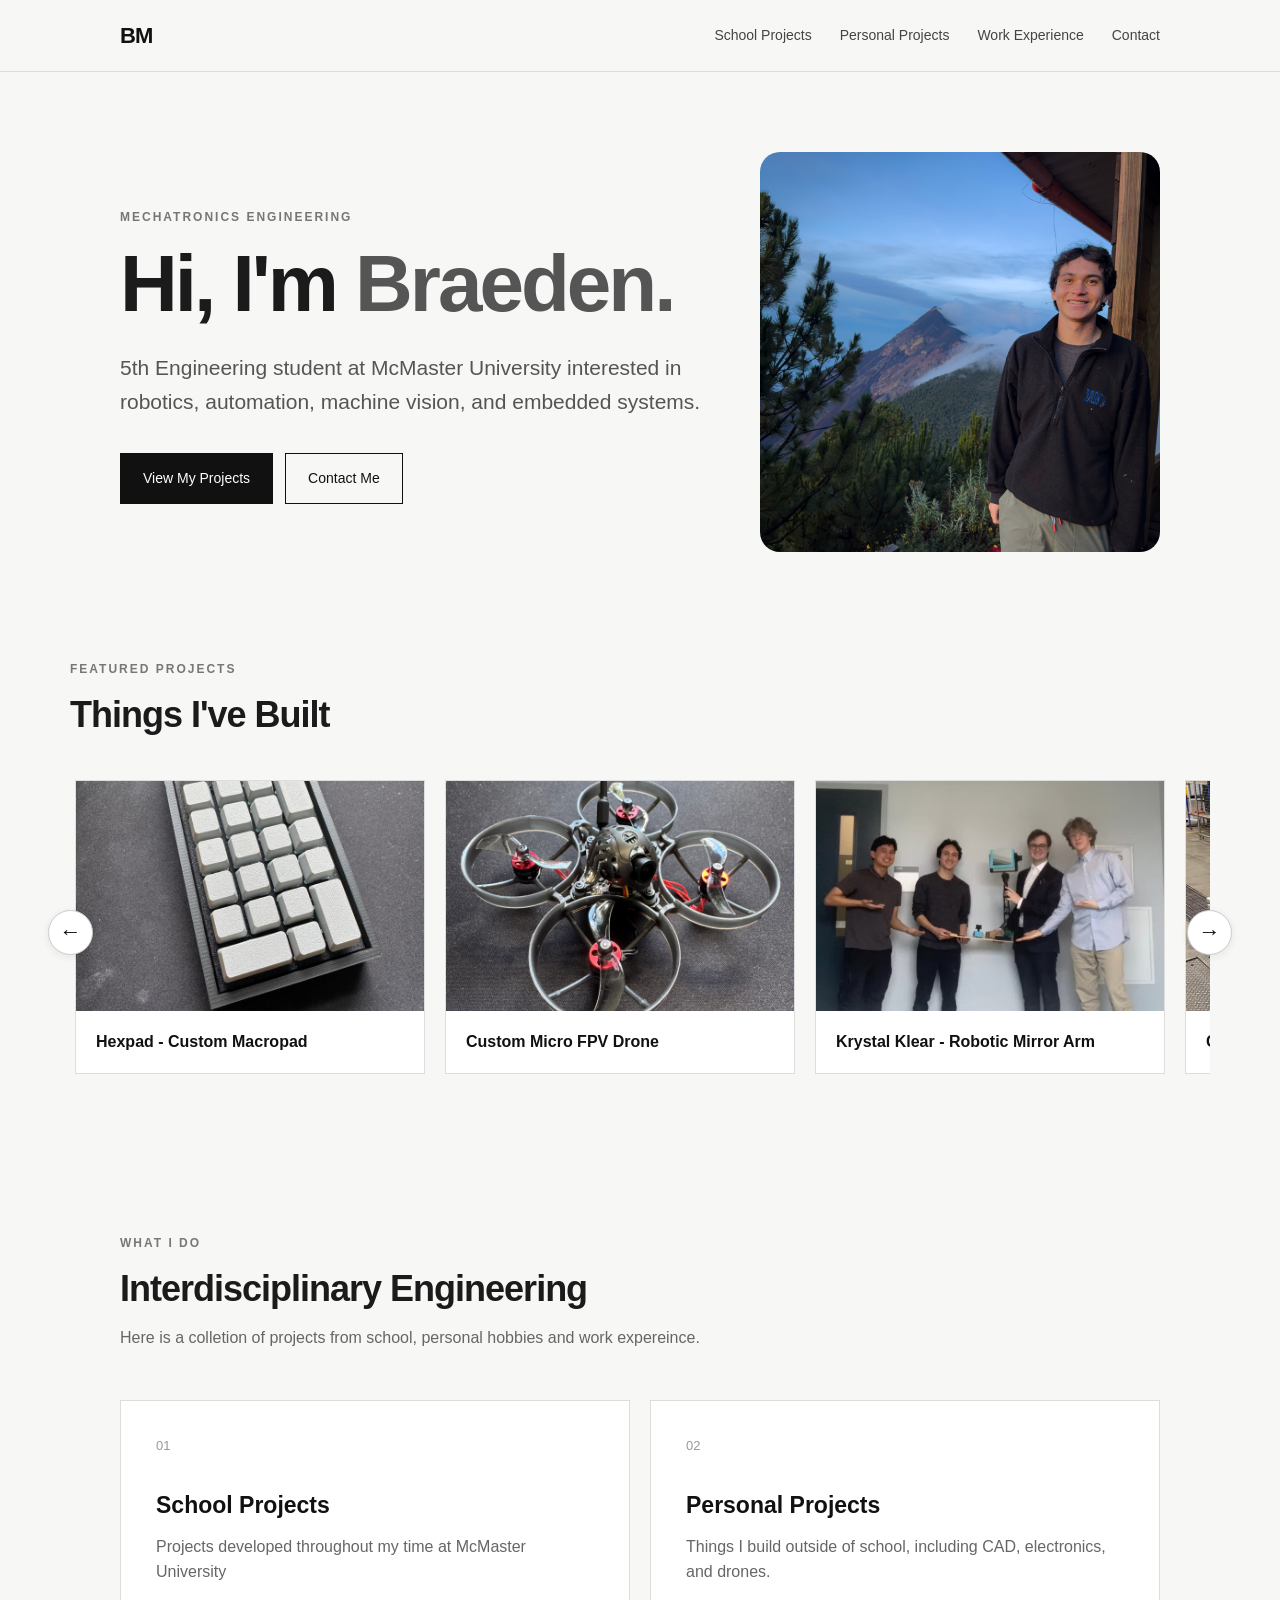
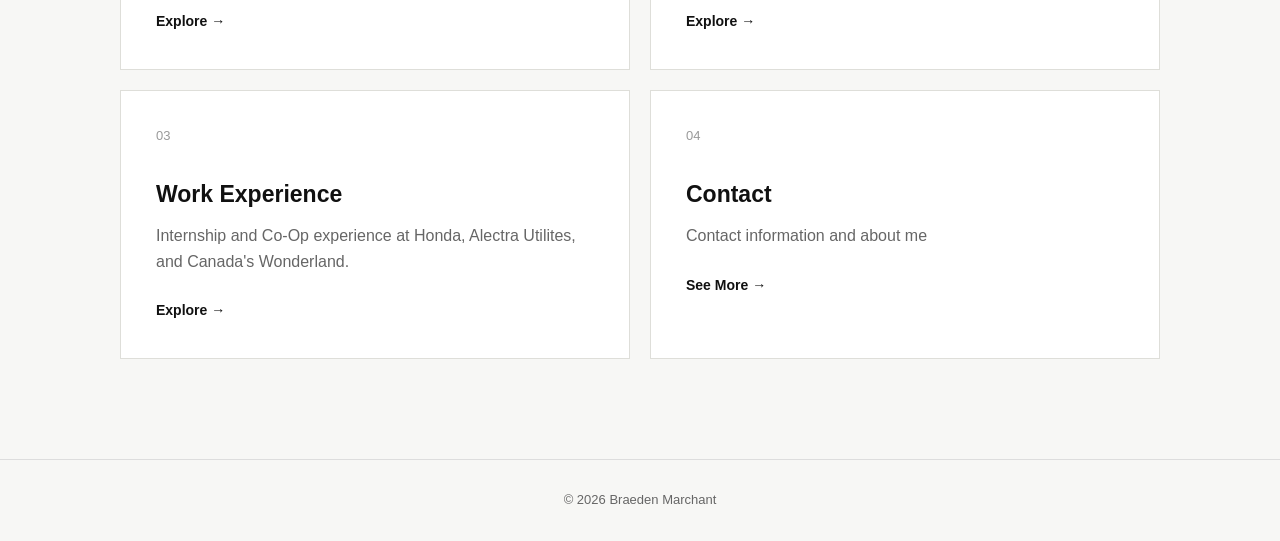
<file: index.html>
<!DOCTYPE html>
<html lang="en">
<head>
    <meta charset="UTF-8">
    <meta name="viewport" content="width=device-width, initial-scale=1.0">

    <title>Braeden Marchant | Mechatronics Engineer</title>

    <link rel="stylesheet" href="css/style.css">
</head>

<body>

    <!-- Navigation -->
    <nav class="navbar">
        <div class="nav-container">

            <a href="index.html" class="logo">
                BM
            </a>

            <div class="nav-links">
                <a href="school-projects.html">School Projects</a>
                <a href="personal-projects.html">Personal Projects</a>
                <a href="work.html">Work Experience</a>
                <a href="contact.html">Contact</a>
            </div>

        </div>
    </nav>


    <!-- Hero -->
    <main>

        <section class="hero">

            <div class="hero-content">

                <p class="eyebrow">
                    MECHATRONICS ENGINEERING
                </p>

                <h1>
                    Hi, I'm <span>Braeden.</span>
                </h1>

                <p class="hero-description">
                    5th Engineering student at McMaster University interested in
                    robotics, automation, machine vision, and embedded systems.
                </p>

                <div class="hero-buttons">
                    <a href="personal-projects.html" class="button">
                        View My Projects
                    </a>

                    <a href="contact.html" class="button button-outline">
                        Contact Me
                    </a>
                </div>

            </div>

            <div class="hero-image">
                <img src="images/profile.png" alt="Braeden Marchant">
            </div>

        </section>


        <!-- Project Carousel -->

        <section class="featured-projects">

            <div class="featured-projects-header">
                <p class="eyebrow">FEATURED PROJECTS</p>
                <h2>Things I've Built</h2>
            </div>

            <div class="carousel">

                <button class="carousel-button carousel-left" onclick="scrollProjects(-1)">
                    ←
                </button>

                <div class="project-carousel" id="projectCarousel">

                    <a href="hexpad.html" class="carousel-project">
                        <img src="images/hexpad.jpg" alt="Custom Hexpad">
                        <div class="carousel-project-title">
                            Hexpad - Custom Macropad
                        </div>
                    </a>

                    <a href="drone.html" class="carousel-project">
                        <img src="images/fpv_drone_1.png" alt="Custom FPV Drone">
                        <div class="carousel-project-title">
                            Custom Micro FPV Drone
                        </div>
                    </a>

                    <a href="year1.html" class="carousel-project">
                        <img src="images/year1-project.jpg" alt="School Project">
                        <div class="carousel-project-title">
                            Krystal Klear - Robotic Mirror Arm
                        </div>
                    </a>

                    <a href="personal-projects.html" class="carousel-project">
                        <img src="images/cobot.jpg" alt="Cobot Project">
                        <div class="carousel-project-title">
                            Cobot - TicTacToe Robot
                        </div>
                    </a>

                    <a href="personal-projects.html" class="carousel-project">
                        <img src="images/designathon.jpg" alt="Designathon Project">
                        <div class="carousel-project-title">
                            Solar Carport - Designathon
                        </div>
                    </a>

                    <a href="learningtocad.html" class="carousel-project">
                        <img src="images/cad.jpg" alt="CAD Project">
                        <div class="carousel-project-title">
                            Learning To CAD
                        </div>
                    </a>

                </div>

                <button class="carousel-button carousel-right" onclick="scrollProjects(1)">
                    →
                </button>

            </div>

        </section>
        


        <!-- Featured -->
        <section class="section">

            <div class="section-heading">
                <p class="eyebrow">WHAT I DO</p>

                <h2>
                    Interdisciplinary Engineering
                </h2>

                <p>
                    Here is a colletion of projects from school, personal hobbies and work expereince.
                </p>
            </div>


            <div class="card-grid">

                <a href="school-projects.html" class="card">
                    <div class="card-number">01</div>

                    <h3>School Projects</h3>

                    <p>
                        Projects developed throughout my time at McMaster University
                    </p>

                    <span class="card-link">
                        Explore →
                    </span>
                </a>


                <a href="personal-projects.html" class="card">
                    <div class="card-number">02</div>

                    <h3>Personal Projects</h3>

                    <p>
                        Things I build outside of school, including CAD,
                        electronics, and drones.
                    </p>

                    <span class="card-link">
                        Explore →
                    </span>
                </a>


                <a href="work.html" class="card">
                    <div class="card-number">03</div>

                    <h3>Work Experience</h3>

                    <p>
                        Internship and Co-Op experience at Honda,
                        Alectra Utilites, and Canada's Wonderland.
                    </p>

                    <span class="card-link">
                        Explore →
                    </span>
                </a>


                <a href="contact.html" class="card">
                    <div class="card-number">04</div>

                    <h3>Contact</h3>

                    <p>
                        Contact information and about me
                    </p>

                    <span class="card-link">
                        See More →
                    </span>
                </a>

            </div>

        </section>

    </main>


    <footer>
        <p>© 2026 Braeden Marchant</p>
    </footer>



    <script>

function scrollProjects(direction) {

    const carousel = document.getElementById("projectCarousel");

    const scrollAmount = 370;

    carousel.scrollBy({
        left: direction * scrollAmount,
        behavior: "smooth"
    });

}

</script>

</body>
</html>
</file>
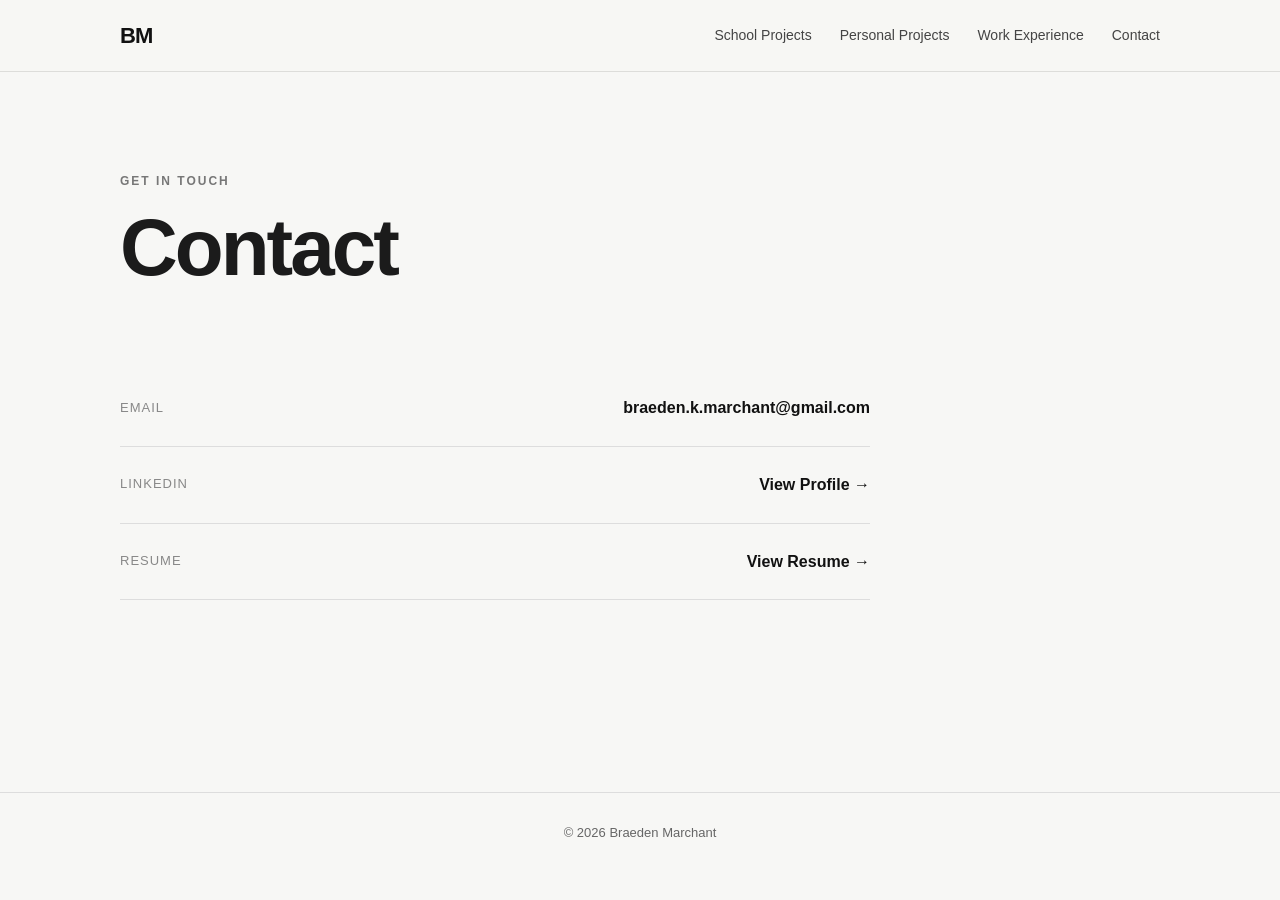
<file: contact.html>
<!DOCTYPE html>
<html lang="en">

<head>

    <meta charset="UTF-8">
    <meta name="viewport"
          content="width=device-width, initial-scale=1.0">

    <title>Contact | Braeden Marchant</title>

    <link rel="stylesheet" href="css/style.css">

</head>

<body>

    <nav class="navbar">

        <div class="nav-container">

            <a href="index.html" class="logo">BM</a>

            <div class="nav-links">
                <a href="school-projects.html">School Projects</a>
                <a href="personal-projects.html">Personal Projects</a>
                <a href="work.html">Work Experience</a>
                <a href="contact.html">Contact</a>
            </div>

        </div>

    </nav>


    <main class="page contact-page">

        <section class="page-header">

            <p class="eyebrow">GET IN TOUCH</p>

            <h1>Contact</h1>

        </section>


        <section class="contact-links">

            <a href="mailto:YOUR_EMAIL@gmail.com">
                <span>Email</span>
                <strong>braeden.k.marchant@gmail.com</strong>
            </a>

            <a href="https://www.linkedin.com/in/braeden-marchant-baab422a0"
            target="_blank"
            rel="noopener noreferrer">
                <span>LinkedIn</span>
                <strong>View Profile →</strong>
            </a>

            <!-- <a href="https://github.com/YOUR-GITHUB"
               target="_blank">
                <span>GitHub</span>
                <strong>View Projects →</strong>
            </a> -->

            <a href="resume.pdf" target="_blank">
                <span>Resume</span>
                <strong>View Resume →</strong>
            </a>

        </section>

    </main>


    <footer>
        <p>© 2026 Braeden Marchant</p>
    </footer>

</body>
</html>
</file>
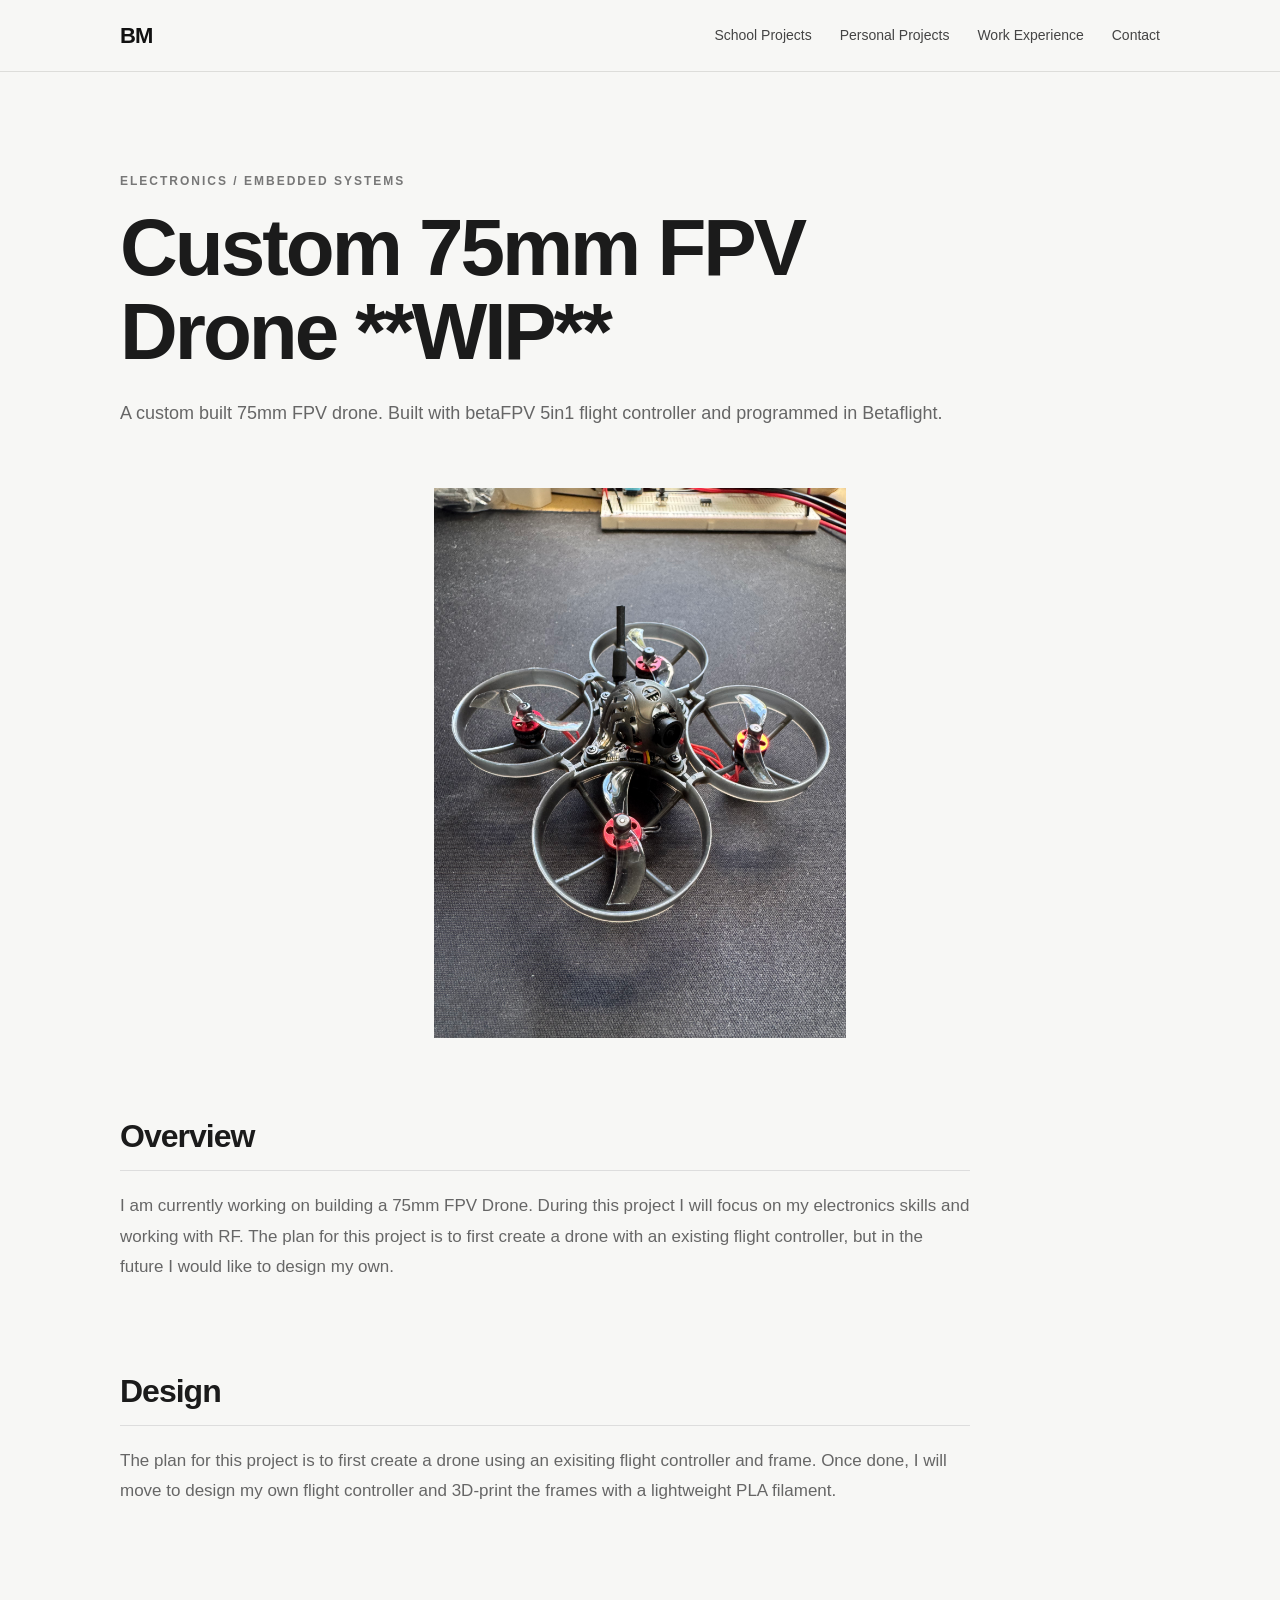
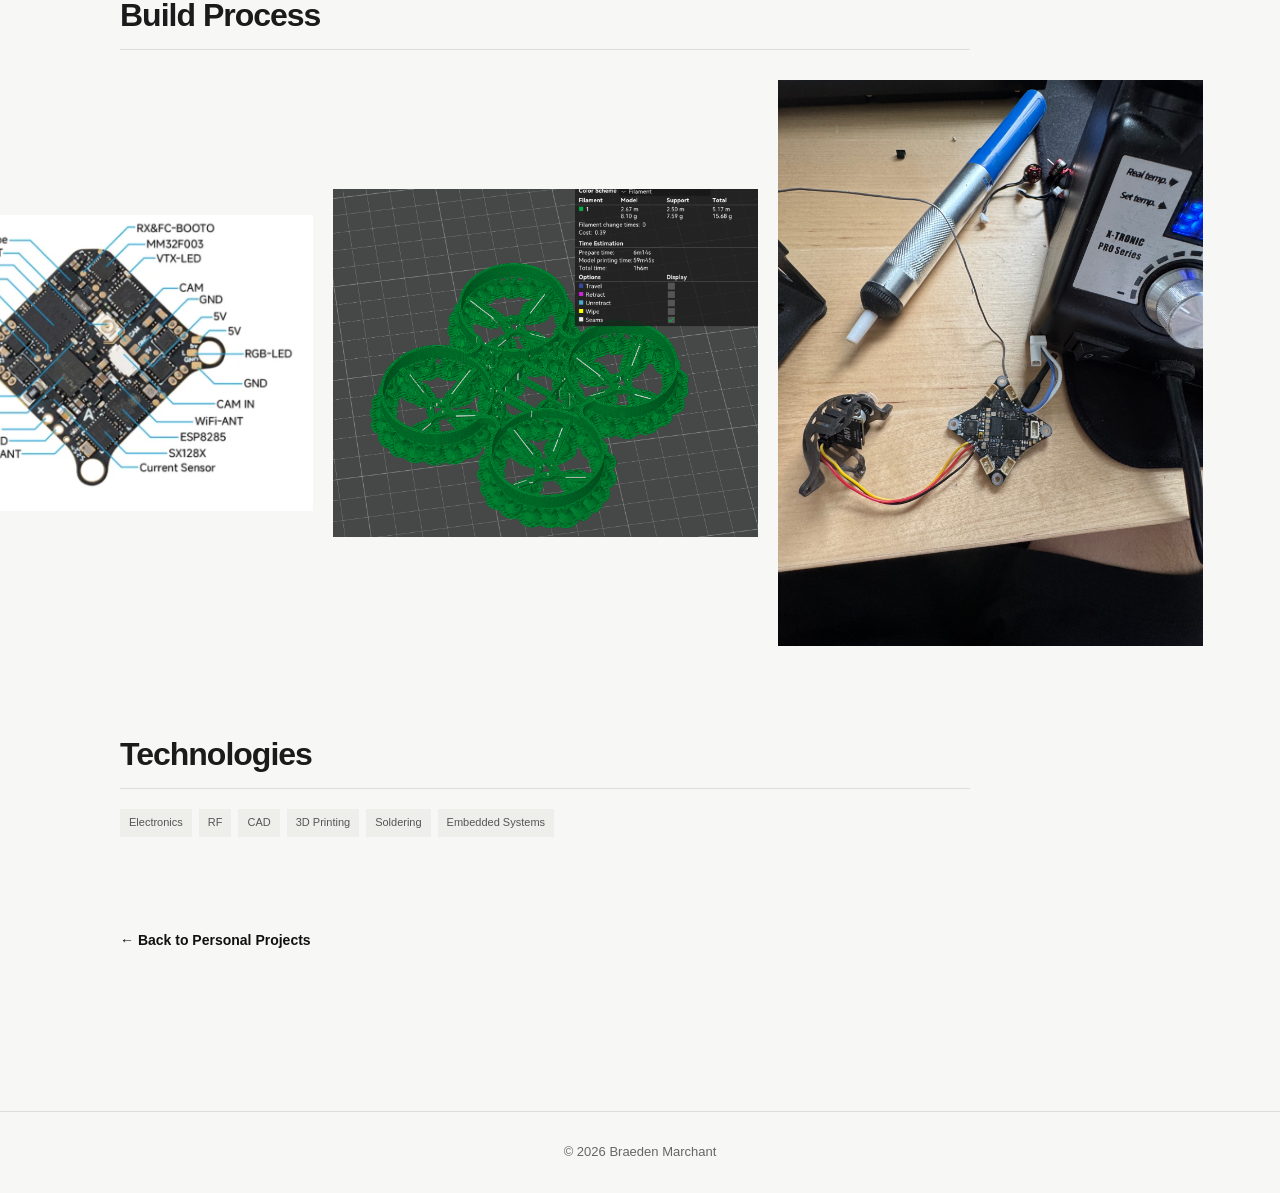
<file: drone.html>
<!DOCTYPE html>
<html lang="en">

<head>
    <meta charset="UTF-8">
    <meta name="viewport" content="width=device-width, initial-scale=1.0">

    <title>Custom Hexpad | Braeden Marchant</title>

    <link rel="stylesheet" href="css/style.css">
</head>

<body>

    <!-- Navigation -->
    <nav class="navbar">

        <div class="nav-container">

            <a href="index.html" class="logo">BM</a>

            <div class="nav-links">
                <a href="school-projects.html">School Projects</a>
                <a href="personal-projects.html">Personal Projects</a>
                <a href="work.html">Work Experience</a>
                <a href="contact.html">Contact</a>
            </div>

        </div>

    </nav>


    <main class="page project-detail">

        <!-- Project Header -->
        <section class="page-header">

            <p class="eyebrow">
                ELECTRONICS / EMBEDDED SYSTEMS
            </p>

            <h1>Custom 75mm FPV Drone **WIP**</h1>

            <p>
                A custom built 75mm FPV drone. Built with betaFPV 5in1
                flight controller and programmed in Betaflight.
            </p>

        </section>


        <!-- Main Image -->
        <section class="project-hero-image">

            <img src="images/fpv_drone_1.png" alt="Custom Drone">

        </section>


        <!-- Overview -->
        <section class="project-detail-section">

            <h2>Overview</h2>

            <p>
                I am currently working on building a 75mm FPV Drone. During this
                project I will focus on my electronics skills and working with RF.
                The plan for this project is to first create a drone with an existing 
                flight controller, but in the future I would like to design my own.
            </p>

        </section>


        <!-- Design -->
        <section class="project-detail-section">

            <h2>Design</h2>

            <p>
                The plan for this project is to first create a drone using an
                exisiting flight controller and frame. Once done, I will move
                to design my own flight controller and 3D-print the frames with
                a lightweight PLA filament.
            </p>

        </section>


        <!-- Images -->
        <section class="project-detail-section">

            <h2>Build Process</h2>

            <div class="project-detail-images">

                <img src="images/drone/fc.png" alt="FC">

                <img src="images/drone/3dprint.png" alt="3D Print Frame">

                <img src="images/drone/fpv_solder1.png" alt="Soldering">

            </div>

        </section>


        <!-- Technologies -->
        <section class="project-detail-section">

            <h2>Technologies</h2>

            <div class="tags">

                <span>Electronics</span>
                <span>RF</span>
                <span>CAD</span>
                <span>3D Printing</span>
                <span>Soldering</span>
                <span>Embedded Systems</span>

            </div>

        </section>


        <!-- Back -->
        <a href="personal-projects.html" class="back-link">
            ← Back to Personal Projects
        </a>

    </main>


    <footer>
        <p>© 2026 Braeden Marchant</p>
    </footer>

</body>
</html>
</file>
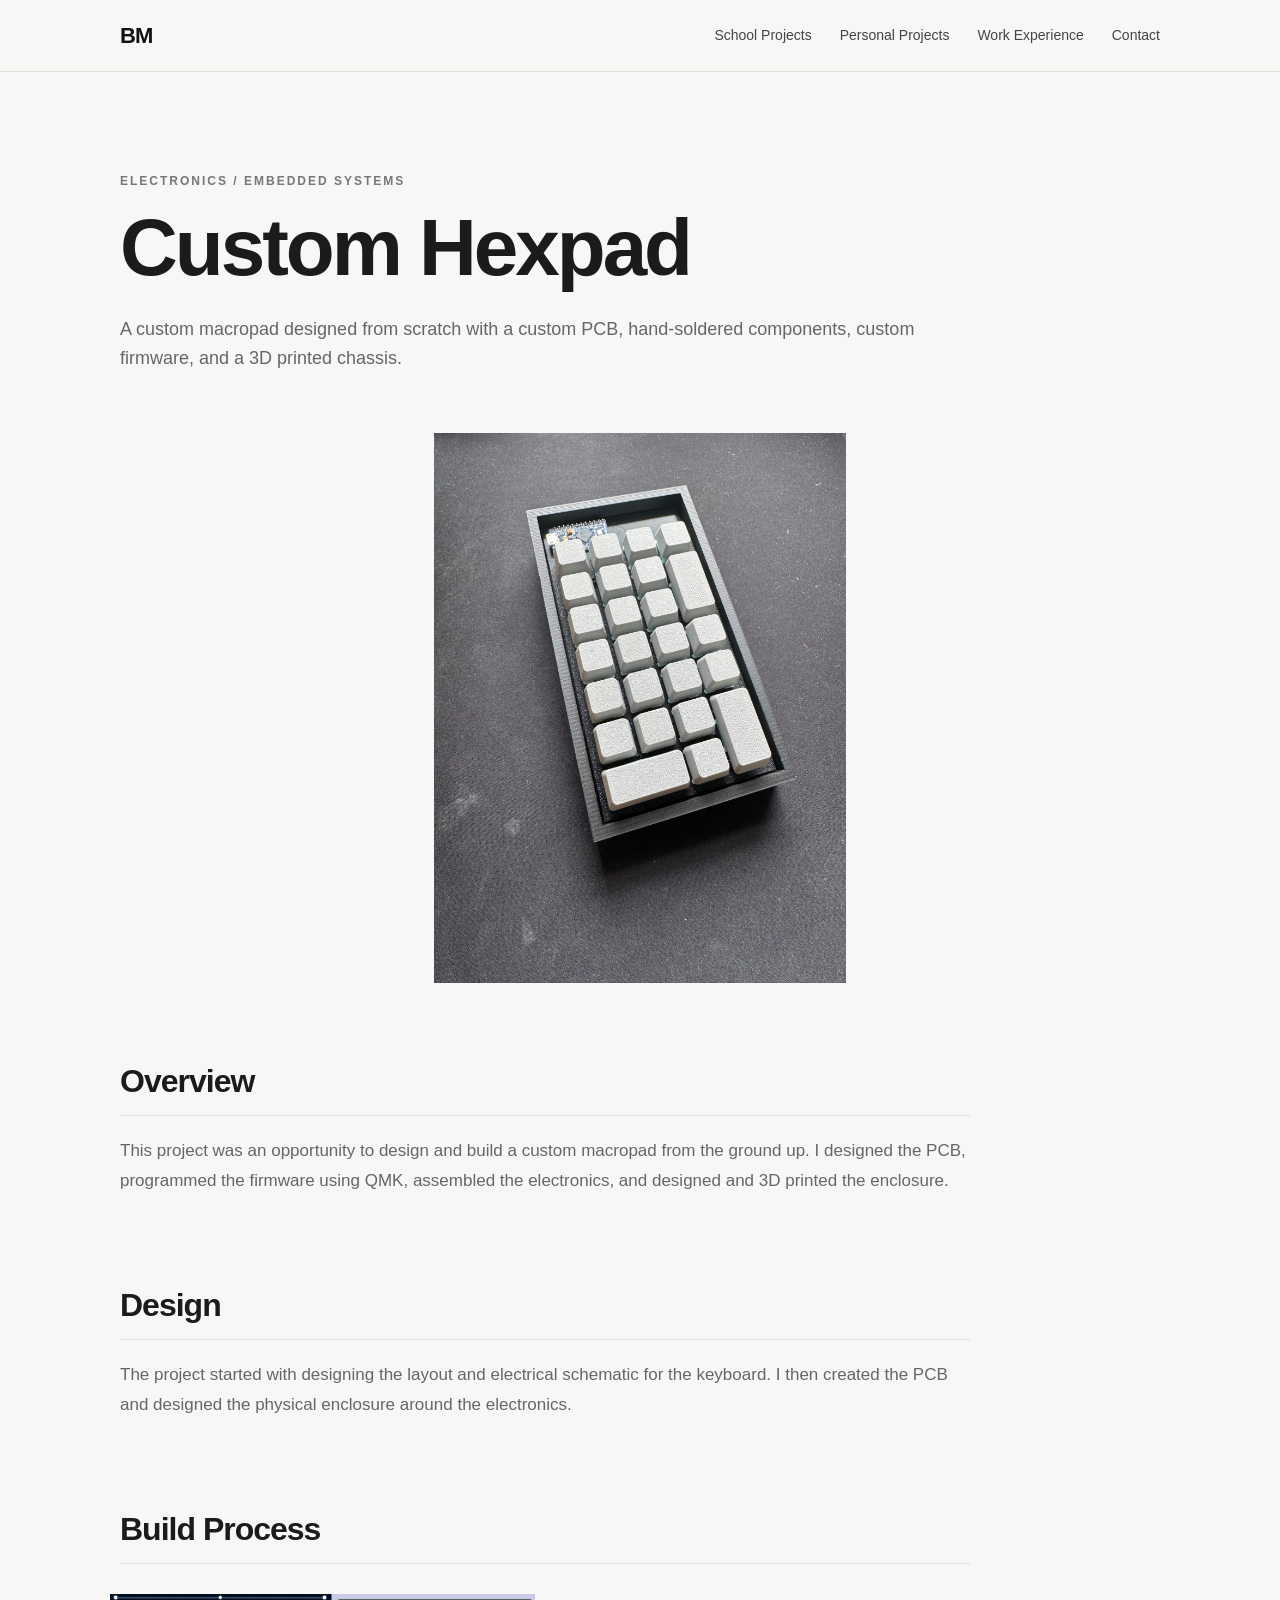
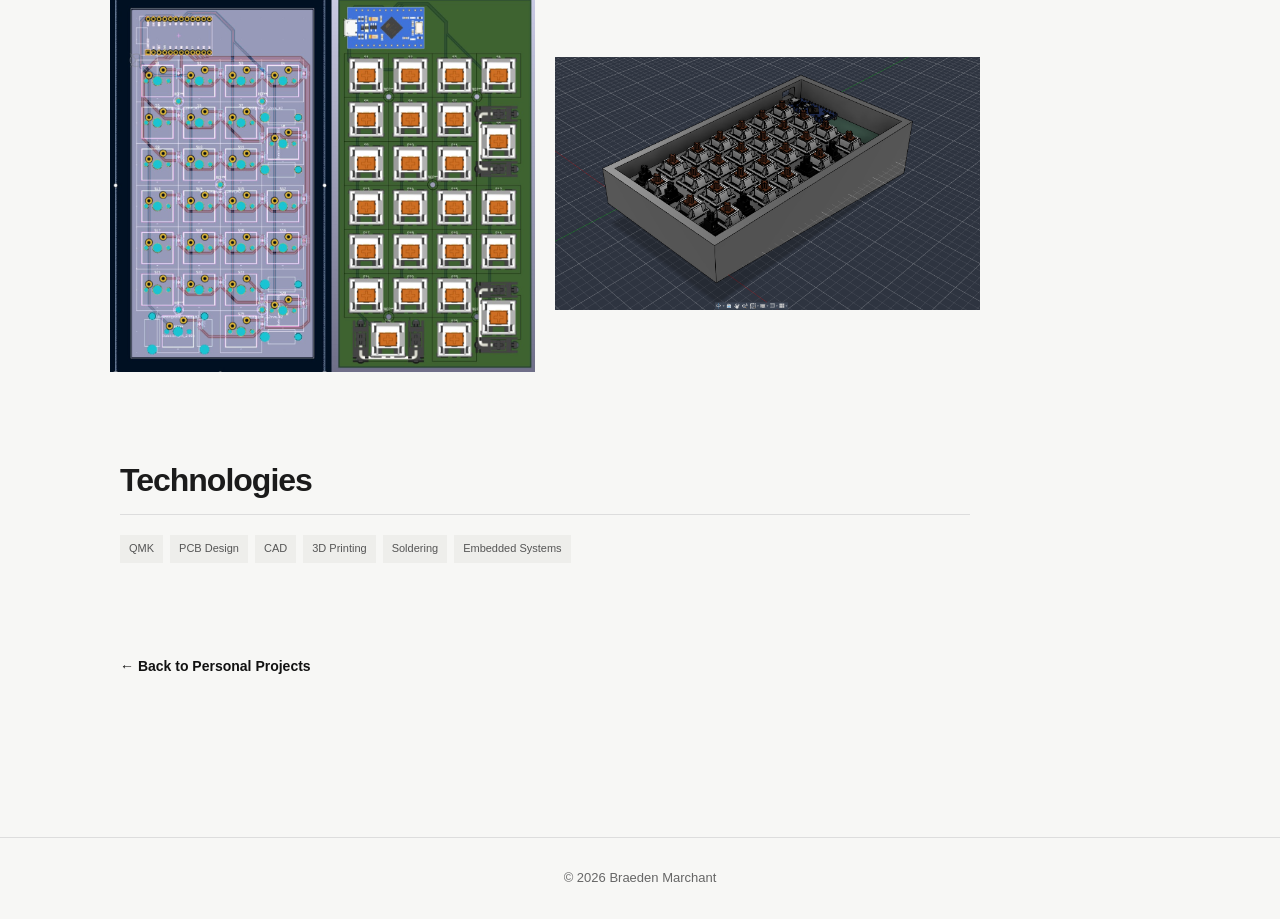
<file: hexpad.html>
<!DOCTYPE html>
<html lang="en">

<head>
    <meta charset="UTF-8">
    <meta name="viewport" content="width=device-width, initial-scale=1.0">

    <title>Custom Hexpad | Braeden Marchant</title>

    <link rel="stylesheet" href="css/style.css">
</head>

<body>

    <!-- Navigation -->
    <nav class="navbar">

        <div class="nav-container">

            <a href="index.html" class="logo">BM</a>

            <div class="nav-links">
                <a href="school-projects.html">School Projects</a>
                <a href="personal-projects.html">Personal Projects</a>
                <a href="work.html">Work Experience</a>
                <a href="contact.html">Contact</a>
            </div>

        </div>

    </nav>


    <main class="page project-detail">

        <!-- Project Header -->
        <section class="page-header">

            <p class="eyebrow">
                ELECTRONICS / EMBEDDED SYSTEMS
            </p>

            <h1>Custom Hexpad</h1>

            <p>
                A custom macropad designed from scratch with a custom PCB,
                hand-soldered components, custom firmware, and a 3D printed chassis.
            </p>

        </section>


        <!-- Main Image -->
        <section class="project-hero-image">

            <img src="images/hexpad.jpg" alt="Custom Hexpad">

        </section>


        <!-- Overview -->
        <section class="project-detail-section">

            <h2>Overview</h2>

            <p>
                This project was an opportunity to design and build a custom
                macropad from the ground up. I designed the PCB, programmed the
                firmware using QMK, assembled the electronics, and designed and
                3D printed the enclosure.
            </p>

        </section>


        <!-- Design -->
        <section class="project-detail-section">

            <h2>Design</h2>

            <p>
                The project started with designing the layout and electrical
                schematic for the keyboard. I then created the PCB and designed
                the physical enclosure around the electronics.
            </p>

        </section>


        <!-- Images -->
        <section class="project-detail-section">

            <h2>Build Process</h2>

            <div class="project-detail-images">

                <img src="images/hexpad/pcb.jpg" alt="Hexpad PCB">

                <img src="images/hexpad/cad.png" alt="Hexpad CAD model">

            </div>

        </section>


        <!-- Technologies -->
        <section class="project-detail-section">

            <h2>Technologies</h2>

            <div class="tags">

                <span>QMK</span>
                <span>PCB Design</span>
                <span>CAD</span>
                <span>3D Printing</span>
                <span>Soldering</span>
                <span>Embedded Systems</span>

            </div>

        </section>


        <!-- Back -->
        <a href="personal-projects.html" class="back-link">
            ← Back to Personal Projects
        </a>

    </main>


    <footer>
        <p>© 2026 Braeden Marchant</p>
    </footer>

</body>
</html>
</file>
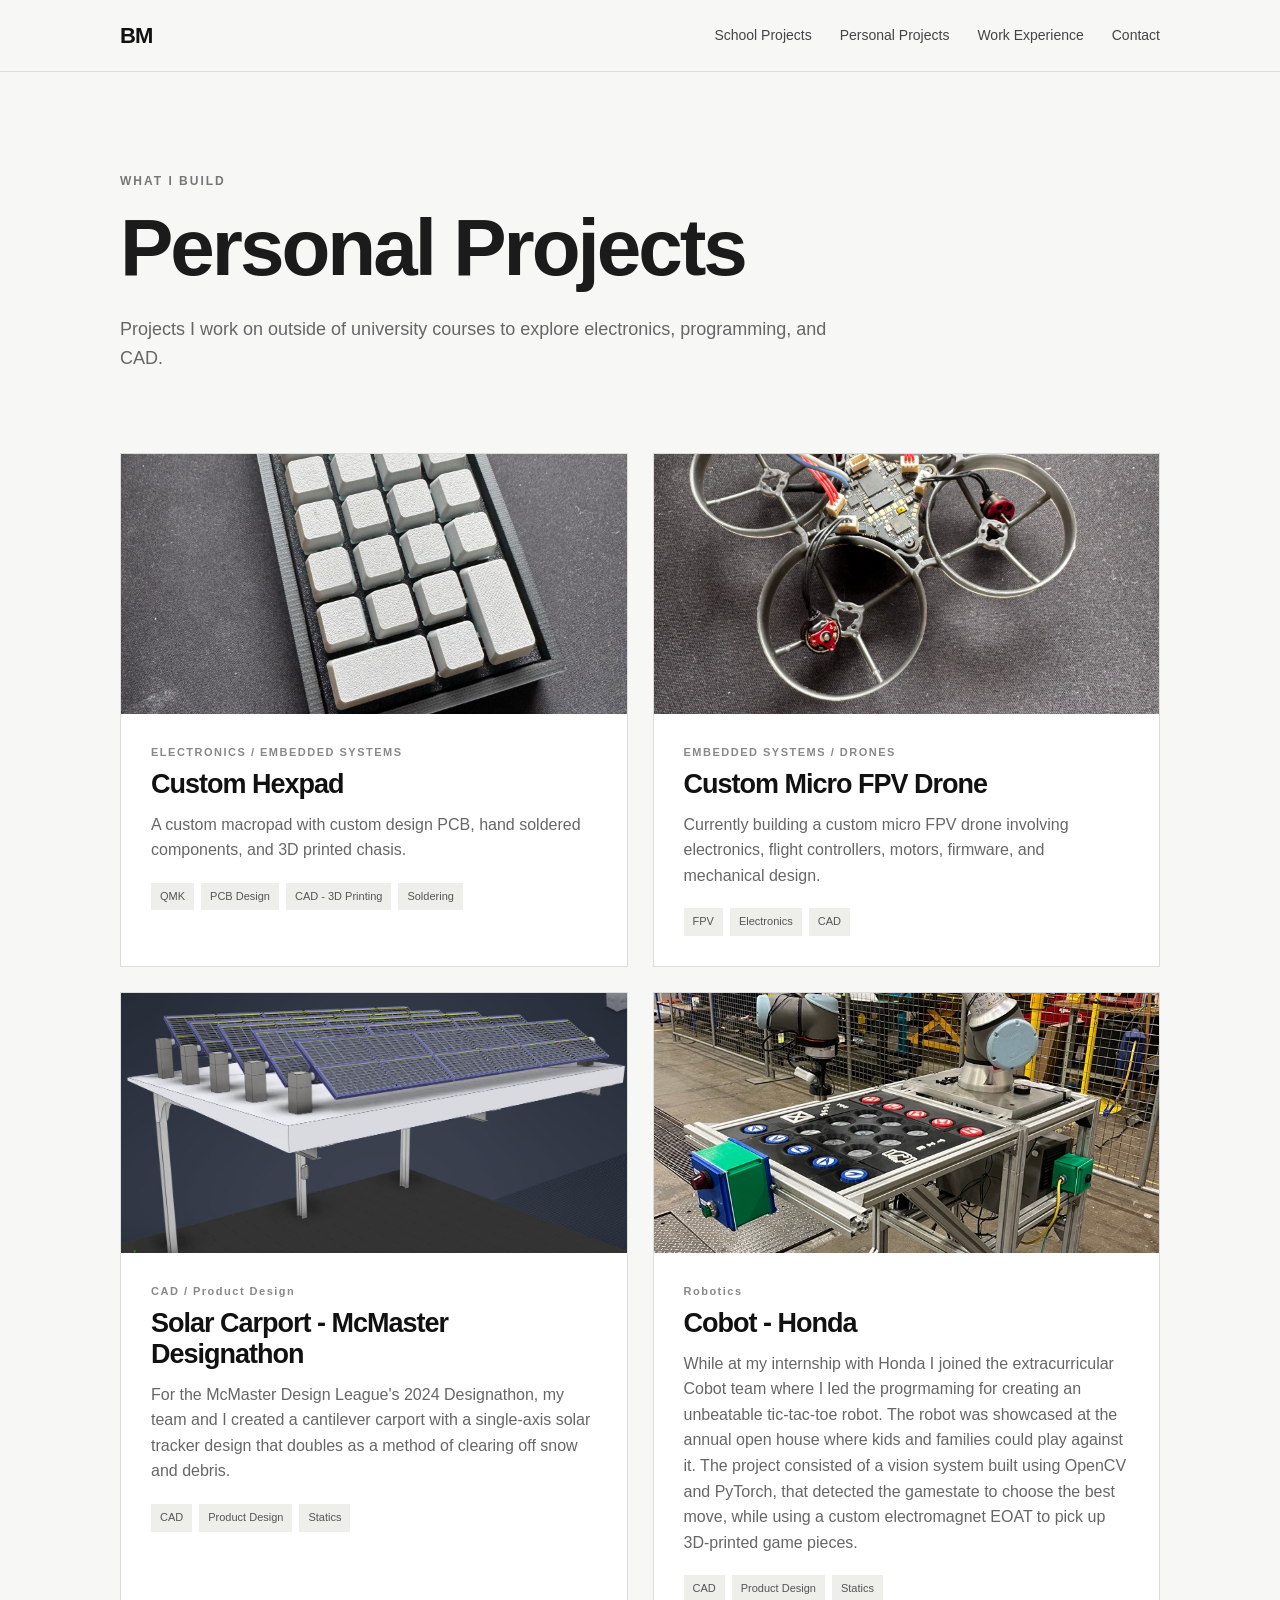
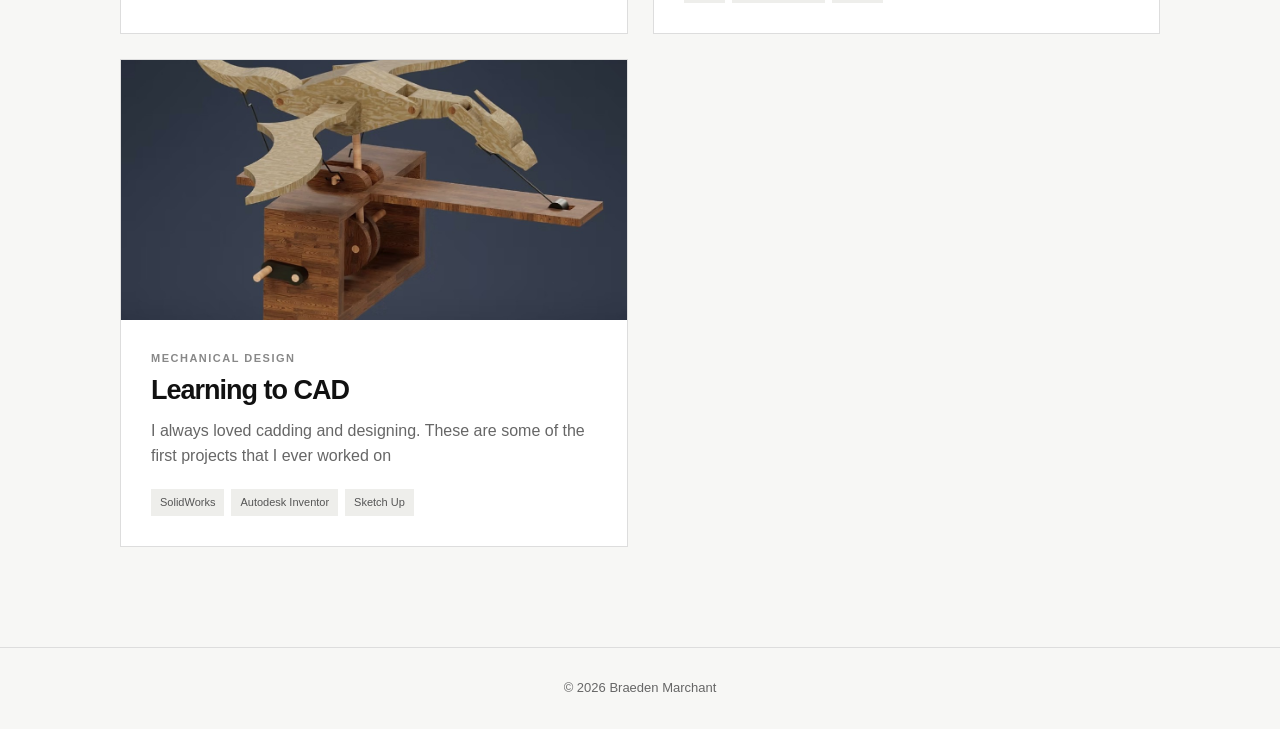
<file: personal-projects.html>
<!DOCTYPE html>
<html lang="en">

<head>
    <meta charset="UTF-8">
    <meta name="viewport" content="width=device-width, initial-scale=1.0">

    <title>Personal Projects | Braeden Marchant</title>

    <link rel="stylesheet" href="css/style.css">
</head>

<body>

    <nav class="navbar">

        <div class="nav-container">

            <a href="index.html" class="logo">BM</a>

            <div class="nav-links">
                <a href="school-projects.html">School Projects</a>
                <a href="personal-projects.html">Personal Projects</a>
                <a href="work.html">Work Experience</a>
                <a href="contact.html">Contact</a>
            </div>

        </div>

    </nav>


    <main class="page">

        <section class="page-header">

            <p class="eyebrow">WHAT I BUILD</p>

            <h1>Personal Projects</h1>

            <p>
                Projects I work on outside of university courses to explore
                electronics, programming, and CAD.
            </p>

        </section>


        <section class="project-grid">


            <!-- Hexpad -->

            <a href="hexpad.html" class="project-card">

                
                <img src="images/hexpad.jpg" alt="Custom Hexpad">
                

                <div class="project-card-content">

                    <p class="project-type">
                        ELECTRONICS / EMBEDDED SYSTEMS
                    </p>

                    <h2>Custom Hexpad</h2>

                    <p>
                        A custom macropad with custom design PCB, hand soldered components, and 3D printed chasis.
                    </p>

                    <div class="tags">
                        <span>QMK</span>
                        <span>PCB Design</span>
                        <span>CAD - 3D Printing</span>
                        <span>Soldering</span>
                    </div>

                </div>

            </a>


            <!-- FPV -->

            <a href="drone.html" class="project-card">

                <img src="images/fpv-drone.jpg"
                     alt="Custom FPV drone">

                <div class="project-card-content">

                    <p class="project-type">
                        EMBEDDED SYSTEMS / DRONES
                    </p>

                    <h2>Custom Micro FPV Drone</h2>

                    <p>
                        Currently building a custom micro FPV drone involving electronics,
                        flight controllers, motors, firmware, and mechanical
                        design.
                    </p>

                    <div class="tags">
                        <span>FPV</span>
                        <span>Electronics</span>
                        <span>CAD</span>
                    </div>

                </div>

            </a>


            <!-- designathon -->

            <article class="project-card">

                <img src="images/designathon.jpg" alt="Project">

                <div class="project-card-content">

                    <p class="project-type">
                        CAD / Product Design
                    </p>

                    <h2>Solar Carport - McMaster Designathon</h2>

                    <p>
                        For the McMaster Design League's 2024 Designathon, 
                        my team and I created a cantilever carport with a 
                        single-axis solar tracker design that doubles as a 
                        method of clearing off snow and debris.
                    </p>

                    <div class="tags">
                        <span>CAD</span>
                        <span>Product Design</span>
                        <span>Statics</span>
                    </div>

                </div>

            </article>


            <!-- designathon -->

            <article class="project-card">

                <img src="images/cobot.jpg" alt="Project">

                <div class="project-card-content">

                    <p class="project-type">
                        Robotics
                    </p>

                    <h2>Cobot - Honda</h2>

                    <p>
                        While at my internship with Honda I joined the extracurricular
                        Cobot team where I led the progrmaming for creating an unbeatable
                        tic-tac-toe robot. The robot was showcased at the annual
                        open house where kids and families could play against it. 
                        The project consisted of a vision system built using 
                        OpenCV and PyTorch, that detected the gamestate to choose
                        the best move, while using a custom electromagnet EOAT 
                        to pick up 3D-printed game pieces.
                    </p>

                    <div class="tags">
                        <span>CAD</span>
                        <span>Product Design</span>
                        <span>Statics</span>
                    </div>

                </div>

            </article>


            <!-- CAD -->

            <article class="project-card">

                <img src="images/cad.jpg" alt="CAD project">

                <div class="project-card-content">

                    <p class="project-type">
                        MECHANICAL DESIGN
                    </p>

                    <h2>Learning to CAD</h2>

                    <p>
                        I always loved cadding and designing. These are some of
                        the first projects that I ever worked on
                    </p>

                    <div class="tags">
                        <span>SolidWorks</span>
                        <span>Autodesk Inventor</span>
                        <span>Sketch Up</span>
                    </div>

                </div>

            </article>

        </section>

    </main>


    <footer>
        <p>© 2026 Braeden Marchant</p>
    </footer>

</body>
</html>
</file>
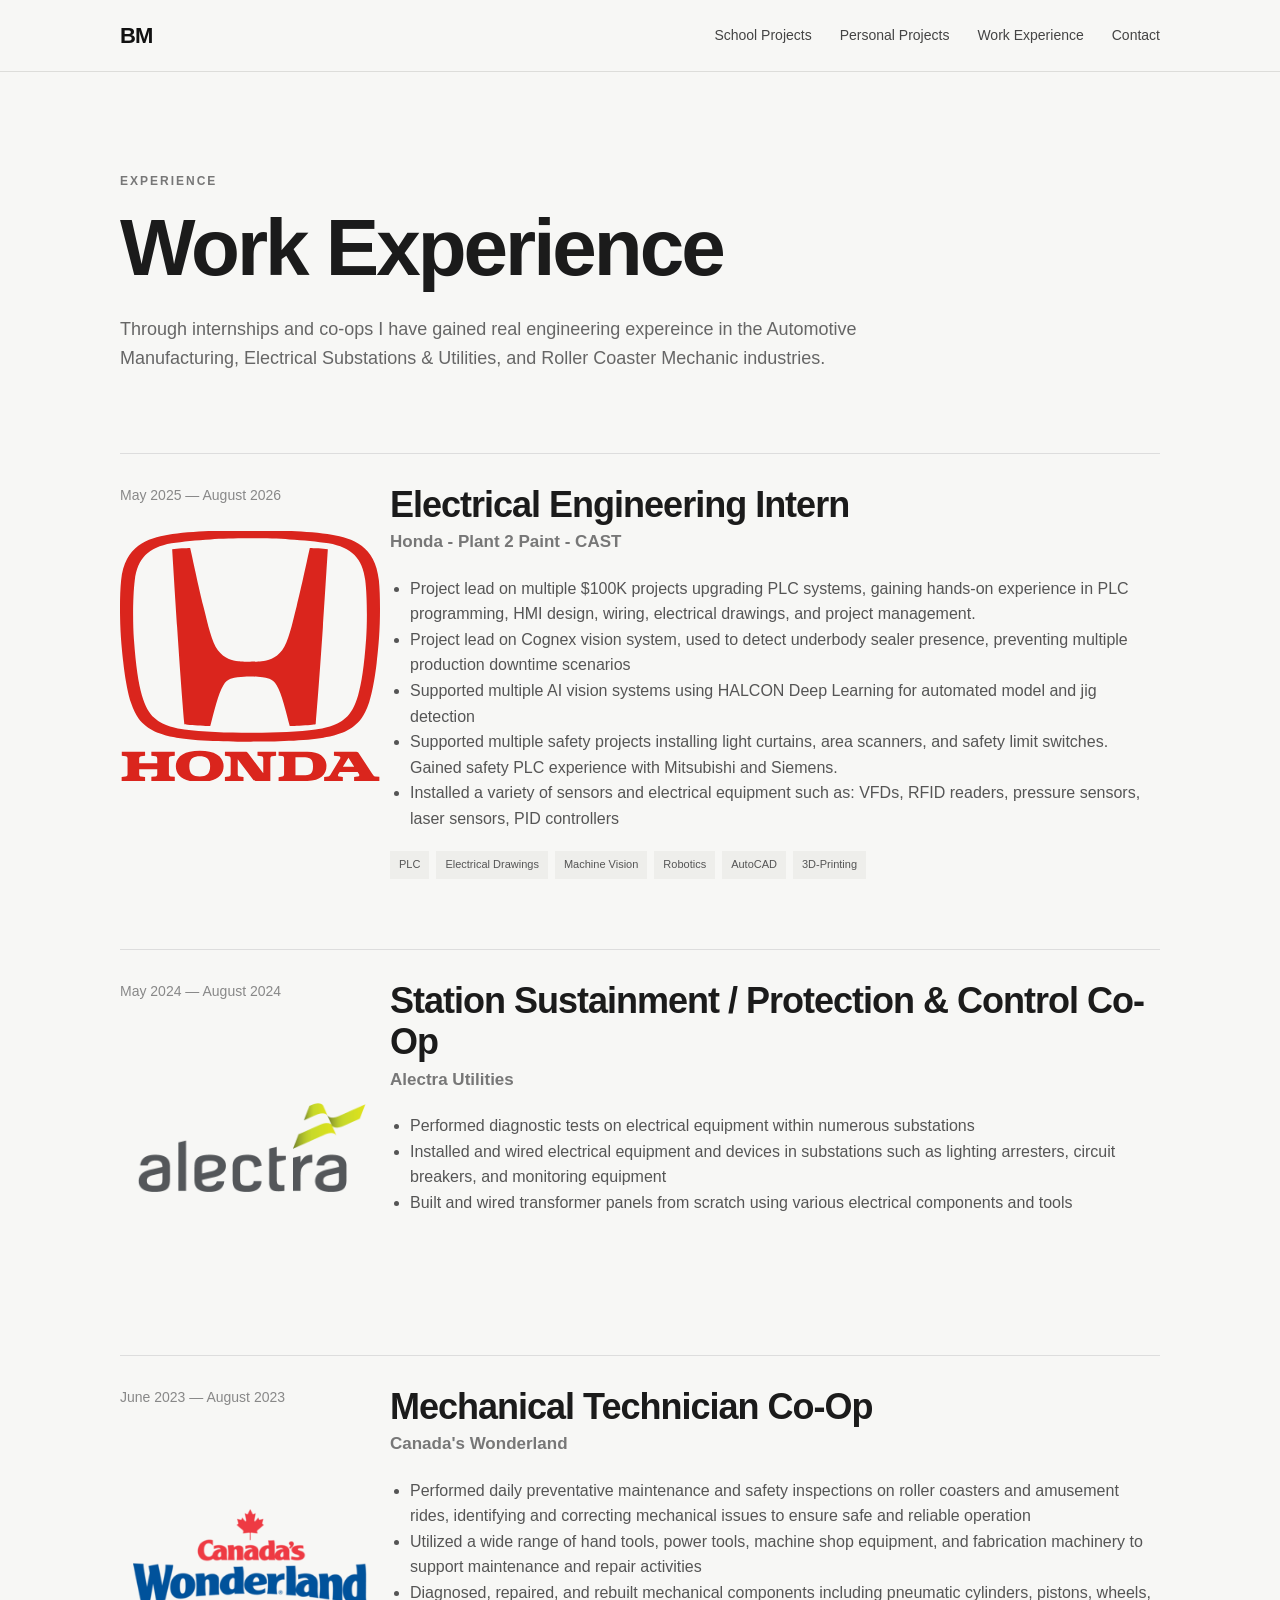
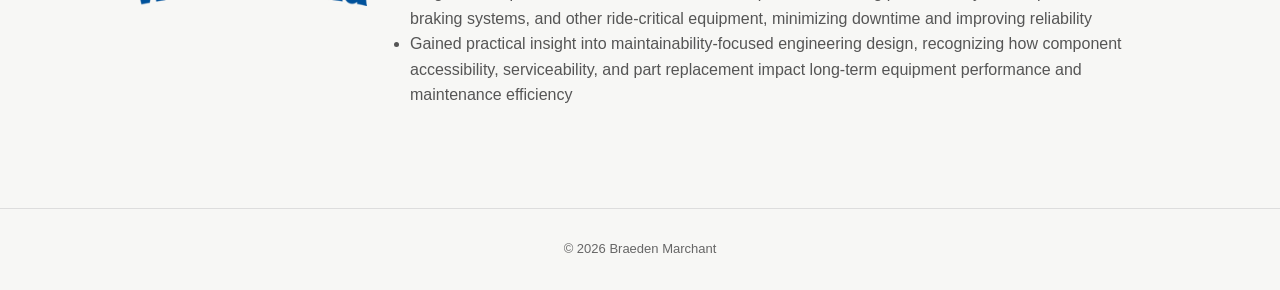
<file: work.html>
<!DOCTYPE html>
<html lang="en">

<head>

    <meta charset="UTF-8">
    <meta name="viewport"
          content="width=device-width, initial-scale=1.0">

    <title>Work Experience | Braeden Marchant</title>

    <link rel="stylesheet" href="css/style.css">

</head>

<body>

    <nav class="navbar">

        <div class="nav-container">

            <a href="index.html" class="logo">BM</a>

            <div class="nav-links">
                <a href="school-projects.html">School Projects</a>
                <a href="personal-projects.html">Personal Projects</a>
                <a href="work.html">Work Experience</a>
                <a href="contact.html">Contact</a>
            </div>

        </div>

    </nav>


    <main class="page">

        <section class="page-header">

            <p class="eyebrow">EXPERIENCE</p>

            <h1>Work Experience</h1>

            <p>
                Through internships and co-ops I have gained real engineering
                expereince in the Automotive Manufacturing, Electrical Substations & Utilities, 
                and Roller Coaster Mechanic industries.
            </p>

        </section>


        <section class="experience">


            <!-- Honda -->

            <article class="experience-item">
                
                <div class="experience-sidebar">

                    <div class="experience-date">
                        May 2025 — August 2026
                    </div>

                    <div class="experience-image">
                        <img src="images/Honda.svg" alt="Honda work">
                    </div>

                </div>
                
                <div class="experience-content">

                    <h2>Electrical Engineering Intern</h2>

                    <h3>Honda - Plant 2 Paint - CAST</h3>

                    <ul>
                        <li>
                            Project lead on multiple $100K projects upgrading PLC systems, gaining hands-on experience in PLC programming, HMI design, wiring, electrical drawings, and project management. 

                        </li>

                        <li>
                            Project lead on Cognex vision system, used to detect underbody sealer presence, preventing multiple production downtime scenarios
                        </li>

                        <li>
                            Supported multiple AI vision systems using HALCON Deep Learning for automated model and jig detection
                        </li>

                        <li>
                            Supported multiple safety projects installing light curtains, area scanners, and safety limit switches. Gained safety PLC experience with Mitsubishi and Siemens.
                        </li>

                        <li>
                            Installed a variety of sensors and electrical equipment such as: VFDs, RFID readers, pressure sensors, laser sensors, PID controllers
                        </li>

                    </ul>

                    <div class="tags">
                        <span>PLC</span>
                        <span>Electrical Drawings</span>
                        <span>Machine Vision</span>
                        <span>Robotics</span>
                        <span>AutoCAD</span>
                        <span>3D-Printing</span>
                    </div>

                </div>

            </article>


            <!-- Alectra -->

            <article class="experience-item">

                <div class="experience-sidebar">

                    <div class="experience-date">
                        May 2024 — August 2024
                    </div>

                    <div class="experience-image">
                        <img src="images/alectra.png" alt="Alectra work">
                    </div>

                </div>

                <div class="experience-content">

                    <h2>Station Sustainment / Protection & Control Co-Op</h2>

                    <h3>Alectra Utilities</h3>

                    <ul>
                        <li>
                            Performed diagnostic tests on electrical equipment within numerous substations
                        <li>
                            Installed and wired electrical equipment and devices in substations such as lighting arresters, circuit breakers, and monitoring equipment
                        <li>
                            Built and wired transformer panels from scratch using various electrical components and tools

                    </ul>

                </div>

            </article>


            <!-- Canada's Wonderland -->

            <article class="experience-item">

                <div class="experience-sidebar">

                    <div class="experience-date">
                        June 2023 — August 2023
                    </div>

                    <div class="experience-image">
                        <img src="images/wonderland.png" alt="Wonderland work">
                    </div>

                </div>

                <div class="experience-content">

                    <h2>Mechanical Technician Co-Op</h2>

                    <h3>Canada's Wonderland</h3>

                    <ul>
                        <li>
                            Performed daily preventative maintenance and safety inspections on roller coasters and amusement rides, identifying and correcting mechanical issues to ensure safe and reliable operation 
                        <li>
                            Utilized a wide range of hand tools, power tools, machine shop equipment, and fabrication machinery to support maintenance and repair activities 
                        <li>
                            Diagnosed, repaired, and rebuilt mechanical components including pneumatic cylinders, pistons, wheels, braking systems, and other ride-critical equipment, minimizing downtime and improving reliability 
                        <li>
                            Gained practical insight into maintainability-focused engineering design, recognizing how component accessibility, serviceability, and part replacement impact long-term equipment performance and maintenance efficiency
                    </ul>
                </div>

            </article>


        </section>

    </main>


    <footer>
        <p>© 2026 Braeden Marchant</p>
    </footer>

</body>
</html>
</file>
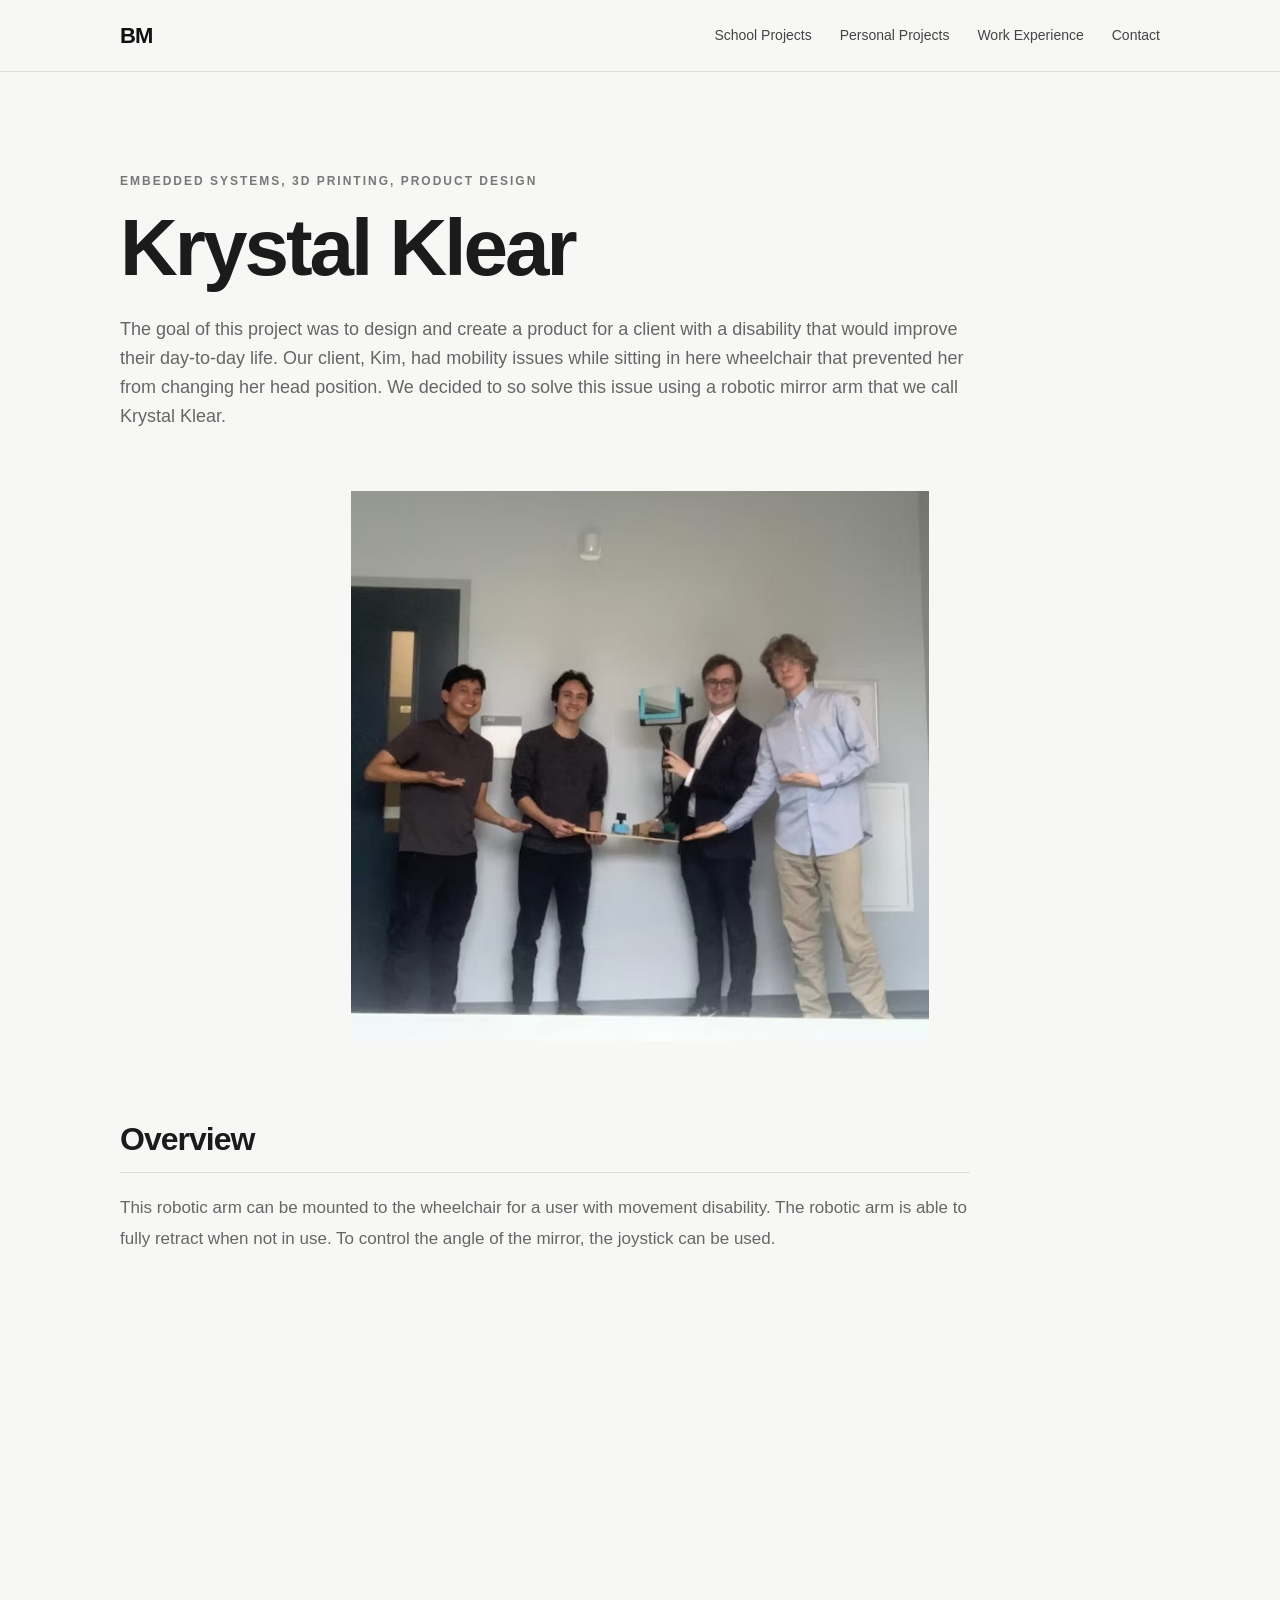
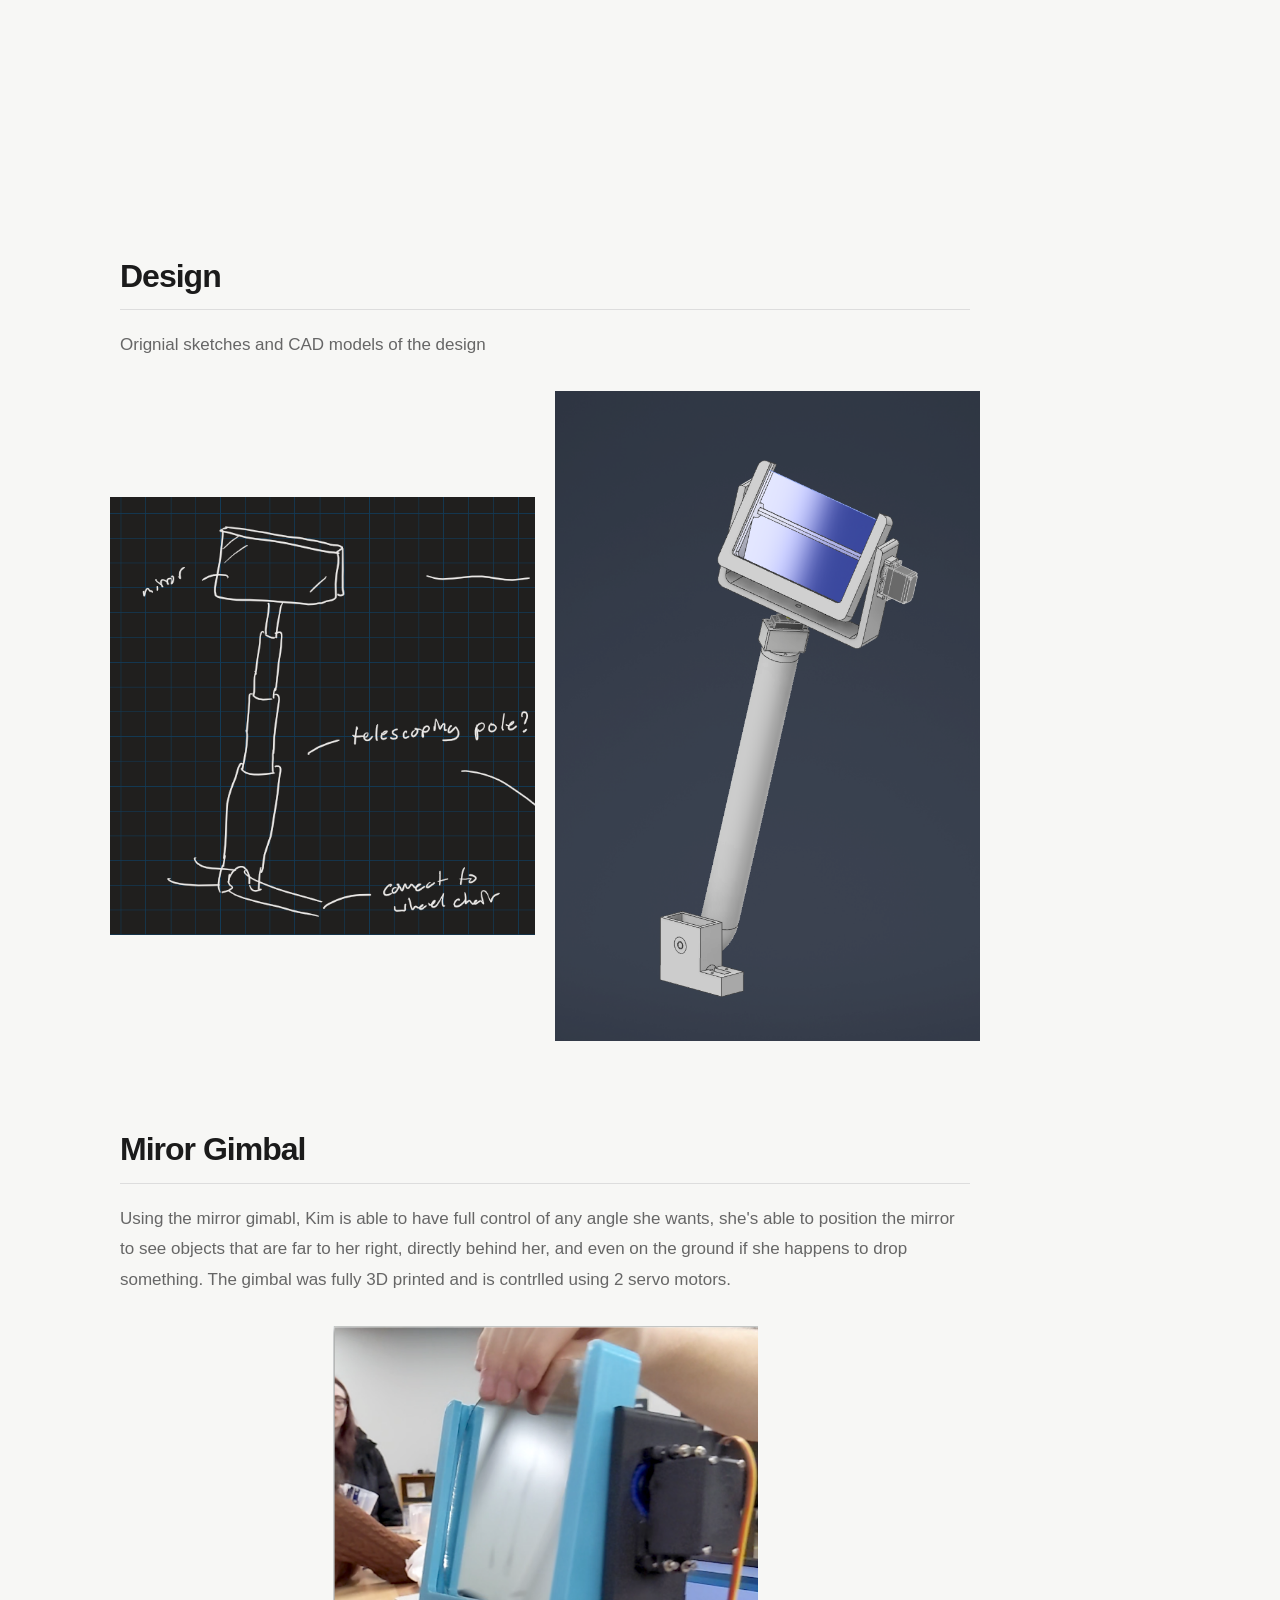
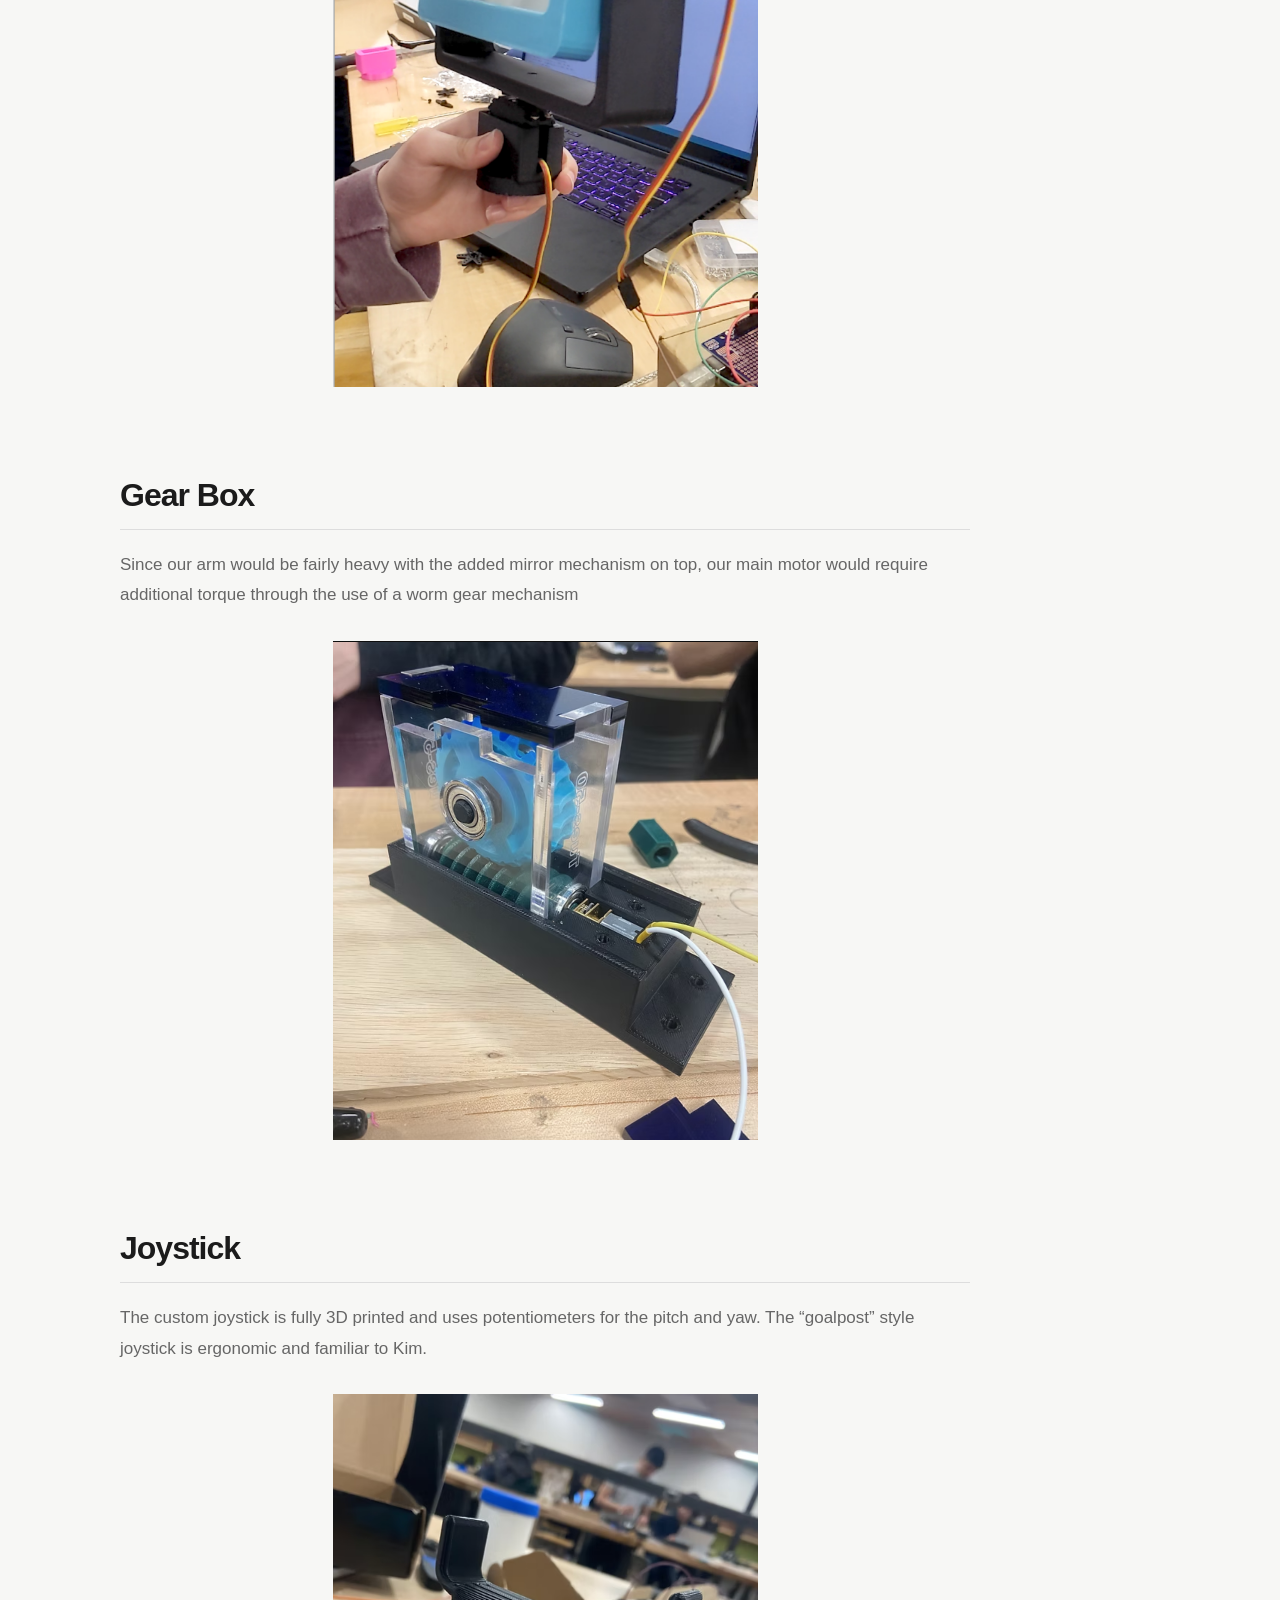
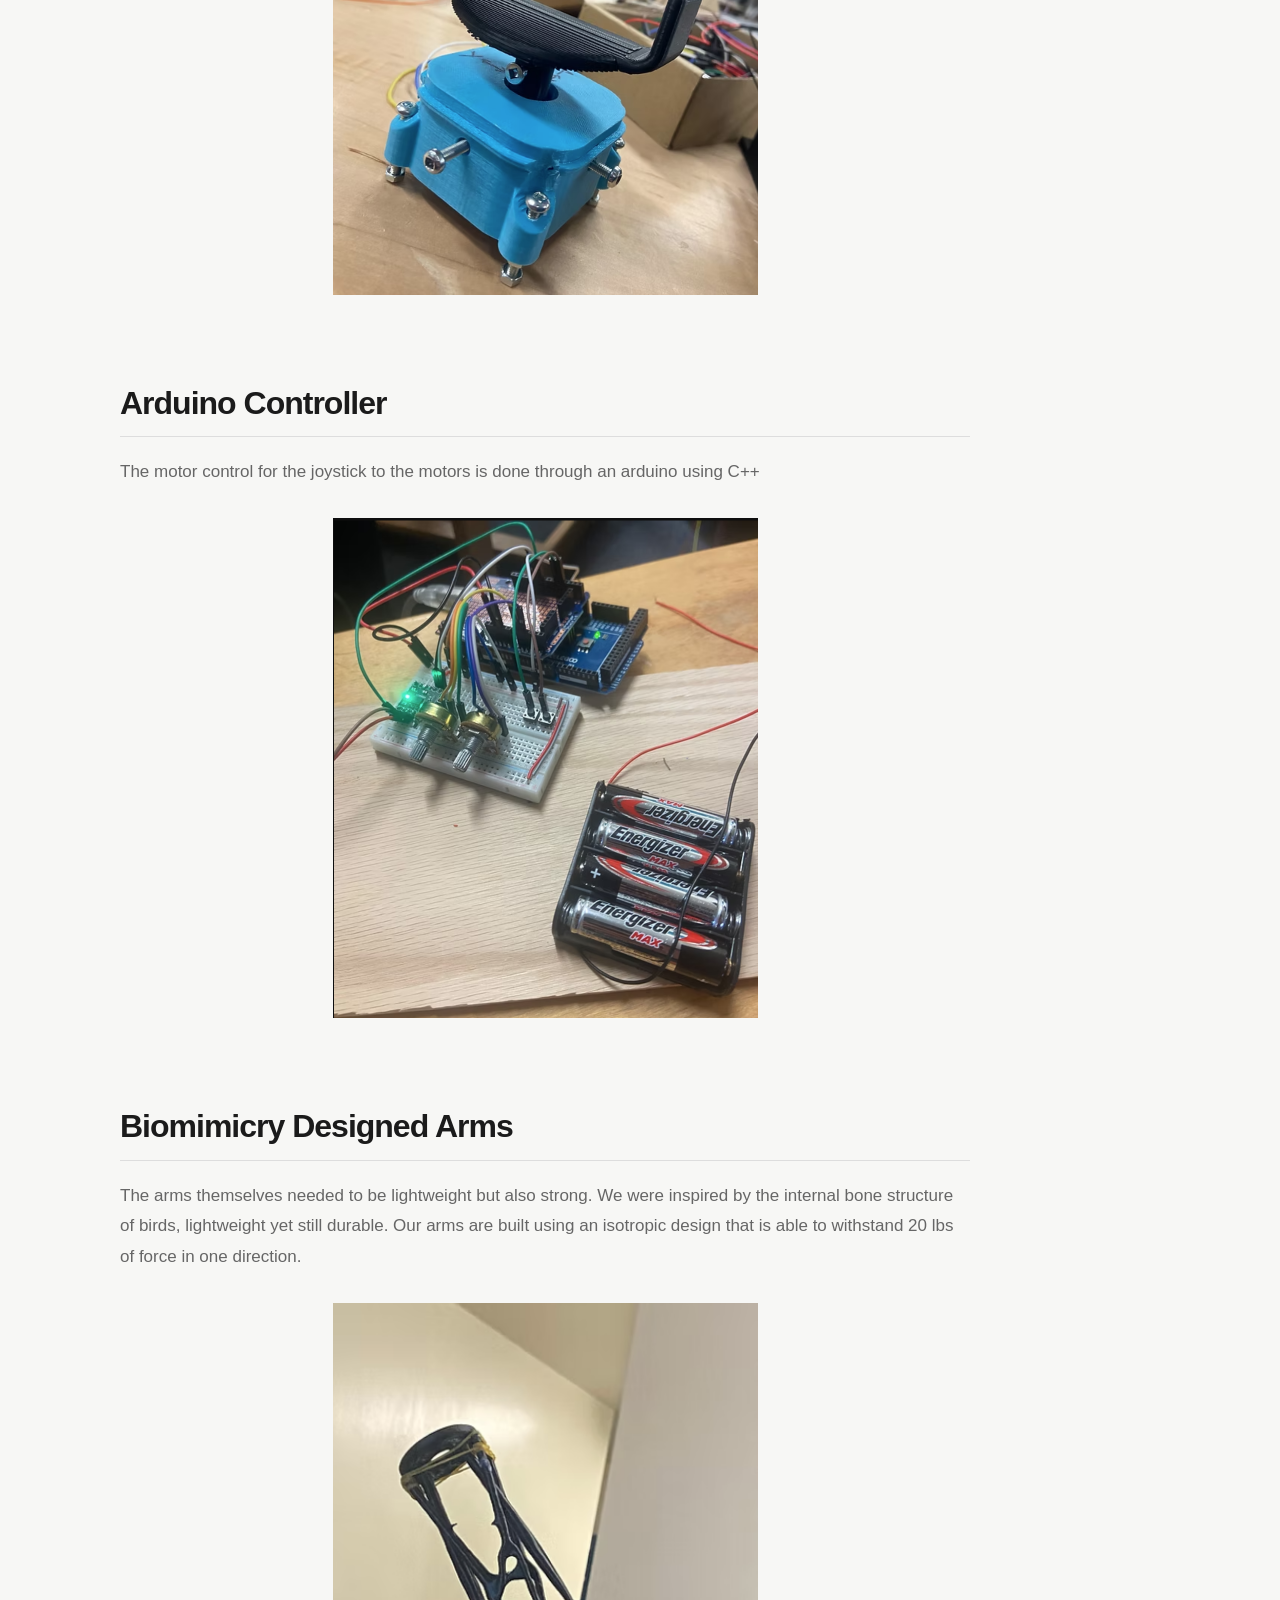
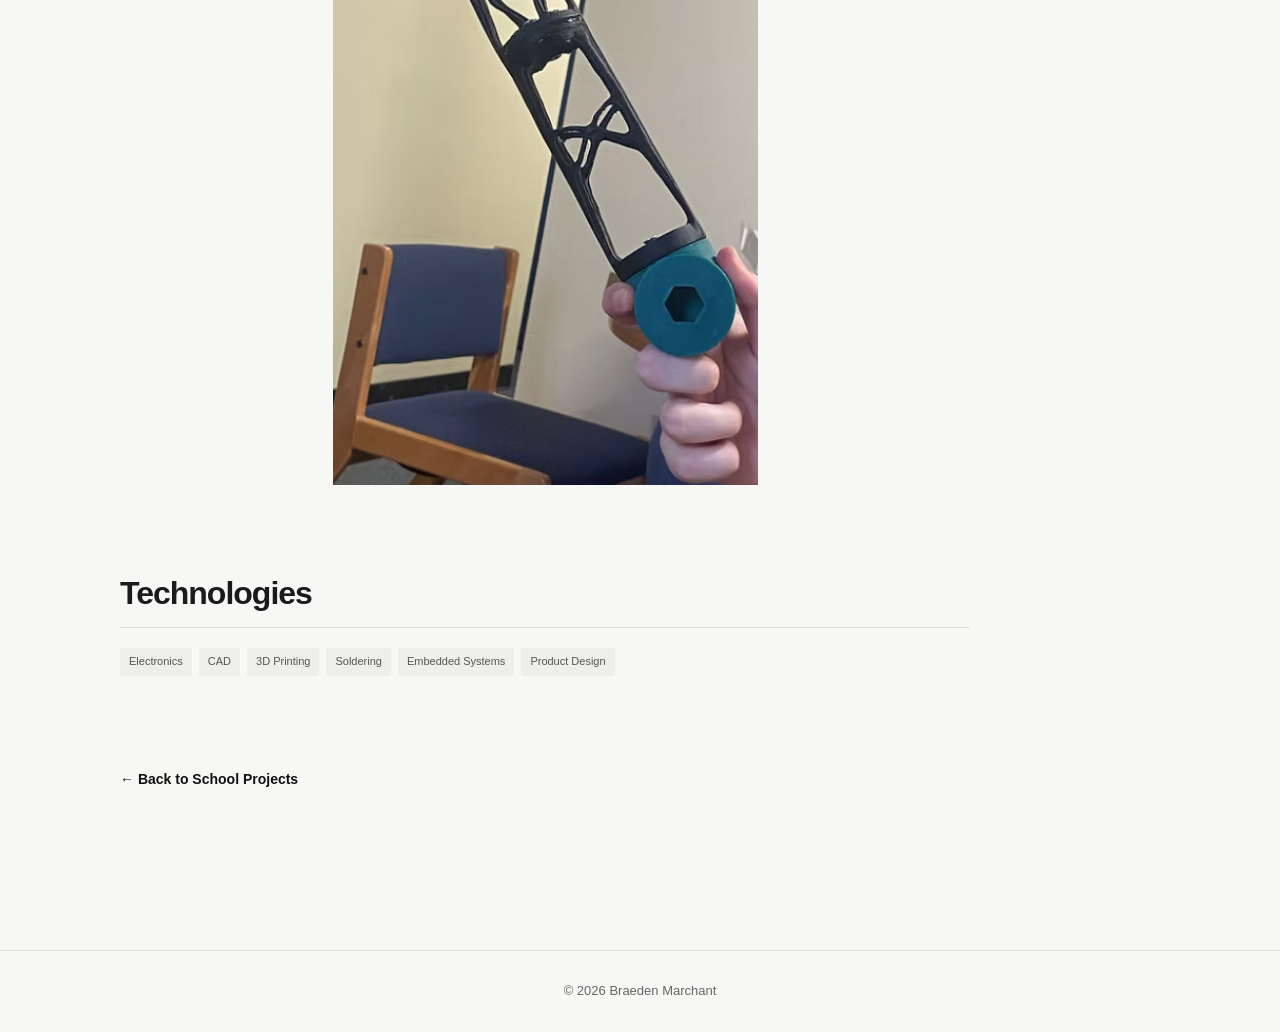
<file: year1.html>
<!DOCTYPE html>
<html lang="en">

<head>
    <meta charset="UTF-8">
    <meta name="viewport" content="width=device-width, initial-scale=1.0">

    <title>Custom Hexpad | Braeden Marchant</title>

    <link rel="stylesheet" href="css/style.css">
</head>

<body>

    <!-- Navigation -->
    <nav class="navbar">

        <div class="nav-container">

            <a href="index.html" class="logo">BM</a>

            <div class="nav-links">
                <a href="school-projects.html">School Projects</a>
                <a href="personal-projects.html">Personal Projects</a>
                <a href="work.html">Work Experience</a>
                <a href="contact.html">Contact</a>
            </div>

        </div>

    </nav>


    <main class="page project-detail">

        <!-- Project Header -->
        <section class="page-header">

            <p class="eyebrow">
                EMBEDDED SYSTEMS, 3D PRINTING, PRODUCT DESIGN
            </p>

            <h1>Krystal Klear</h1>

            <p>
                The goal of this project was to design and create a product for 
                a client with a disability that would improve their day-to-day life. 
                Our client, Kim, had mobility issues while sitting in here wheelchair
                that prevented her from changing her head position. We decided to 
                so solve this issue using a robotic mirror arm that we call Krystal Klear.
            </p>

        </section>


        <!-- Main Image -->
        <section class="project-hero-image">

            <img src="images/year1-project.jpg" alt="Krystal Klear Image">

        </section>


        <!-- Overview -->
        <section class="project-detail-section">

            <h2>Overview</h2>

            <p>
                This robotic arm can be mounted to the wheelchair for a user with
                movement disability. The robotic arm is able to fully retract when
                not in use. To control the angle of the mirror, the joystick can
                be used.
            </p>

            <div class="youtube-video">

                <iframe
                    src="https://www.youtube.com/embed/CrVivQ8h7wI"
                    title="Krystal Klear Project Video"
                    frameborder="0"
                    allow="accelerometer; autoplay; clipboard-write; encrypted-media; gyroscope; picture-in-picture; web-share"
                    allowfullscreen>
                </iframe>

            </div>

        </section>

        <!-- Design -->
        <section class="project-detail-section">

            <h2>Design</h2>

            <p>
                Orignial sketches and CAD models of the design
            </p>

            <div class="project-detail-images">

                <img src="images/year1/sketch.png" alt="sketch">
                <!-- <img src="images/year1/cad1.png" alt="cad1"> -->
                <img src="images/year1/cad2.png" alt="cad2">

            </div>

        </section>


        <!-- Design -->
        <section class="project-detail-section">

            <h2>Miror Gimbal</h2>

            <p>
                Using the mirror gimabl, Kim is able to have full control of any 
                angle she wants, she's able to position the mirror to see objects 
                that are far to her right, directly behind her, and even on the ground 
                if she happens to drop something. The gimbal was fully 3D printed
                and is contrlled using 2 servo motors.
            </p>

            <div class="project-detail-images">

                <img src="images/year1/mirror_gimbal.png" alt="mirror">

            </div>

        </section>


                <!-- Design -->
        <section class="project-detail-section">

            <h2>Gear Box</h2>

            <p>
                Since our arm would be fairly heavy with the added mirror mechanism on top, our main motor would require additional torque through the use of a worm gear mechanism
            </p>

            <div class="project-detail-images">

                <img src="images/year1/gearbox.png" alt="mirror">

            </div>

        </section>


                <!-- Design -->
        <section class="project-detail-section">

            <h2>Joystick</h2>

            <p>
                The custom joystick is fully 3D printed and uses potentiometers for the pitch and yaw. The “goalpost” style joystick is ergonomic and familiar to Kim.
            </p>

            <div class="project-detail-images">

                <img src="images/year1/joystick.png" alt="mirror">

            </div>

        </section>



                <!-- Design -->
        <section class="project-detail-section">

            <h2>Arduino Controller</h2>

            <p>
                The motor control for the joystick to the motors is done through an arduino using C++
            </p>

            <div class="project-detail-images">

                <img src="images/year1/arduino.png" alt="mirror">

            </div>

        </section>


                <!-- Design -->
        <section class="project-detail-section">

            <h2>Biomimicry Designed Arms</h2>

            <p>
                The arms themselves needed to be lightweight but also strong. We were inspired by the internal bone structure of birds, lightweight yet still durable. Our arms are built using an isotropic design that is able to withstand 20 lbs of force in one direction.
            </p>

            <div class="project-detail-images">

                <img src="images/year1/arms.png" alt="mirror">

            </div>

        </section>




        <!-- Technologies -->
        <section class="project-detail-section">

            <h2>Technologies</h2>

            <div class="tags">

                <span>Electronics</span>
                <span>CAD</span>
                <span>3D Printing</span>
                <span>Soldering</span>
                <span>Embedded Systems</span>
                <span>Product Design</span>

            </div>

        </section>


        <!-- Back -->
        <a href="school-projects.html" class="back-link">
            ← Back to School Projects
        </a>

    </main>


    <footer>
        <p>© 2026 Braeden Marchant</p>
    </footer>

</body>
</html>
</file>
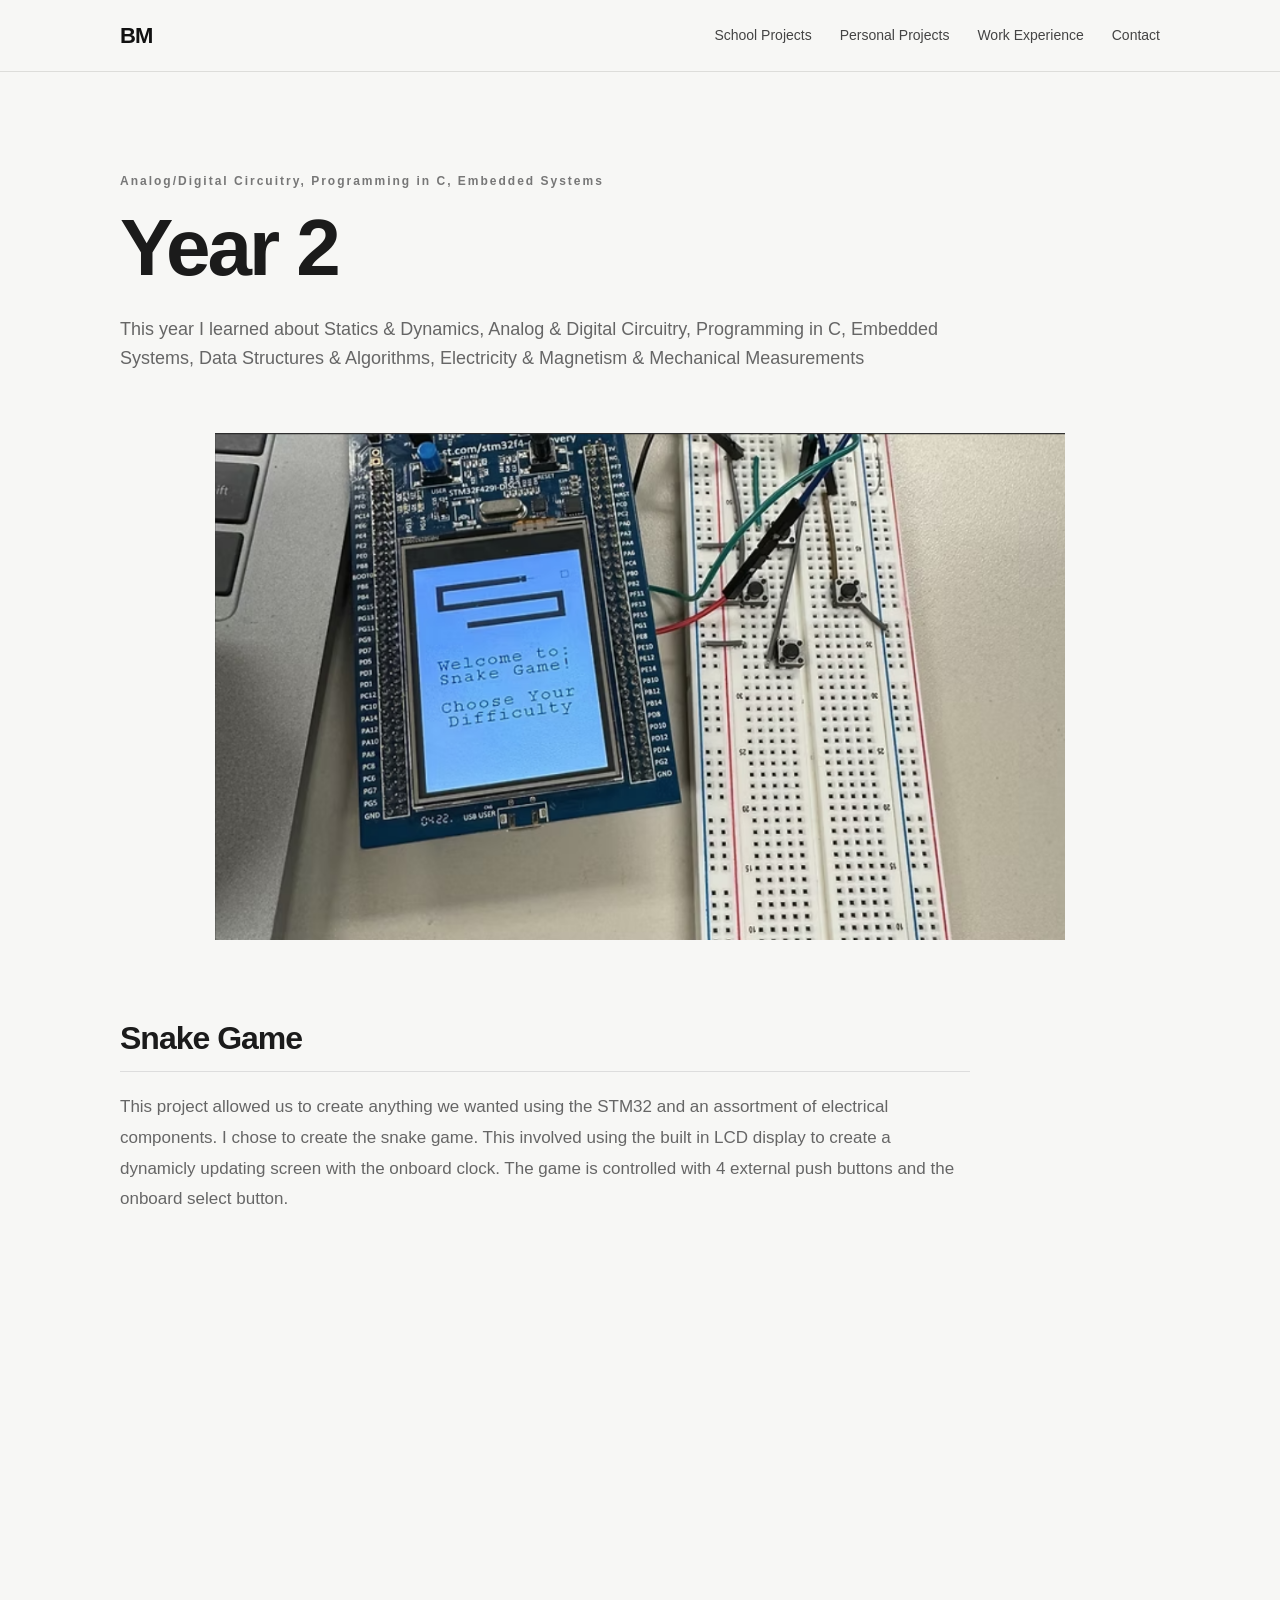
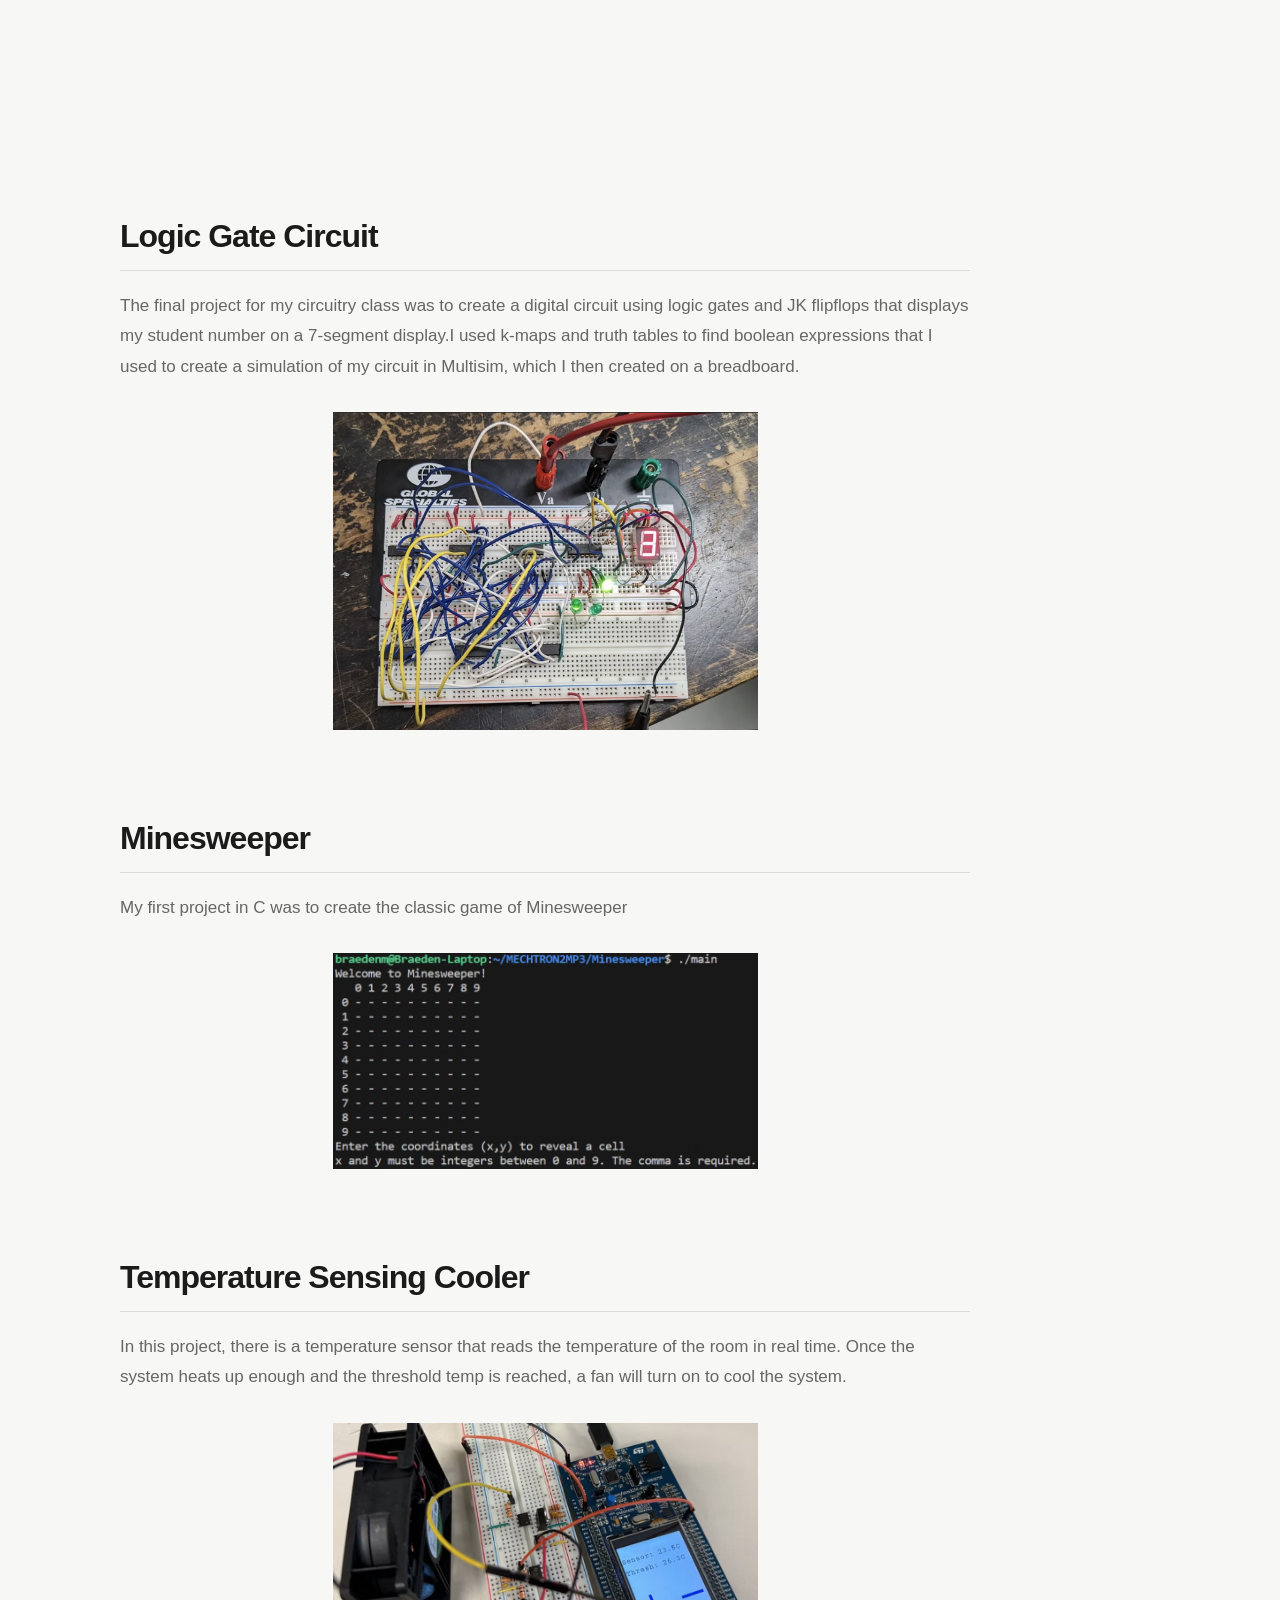
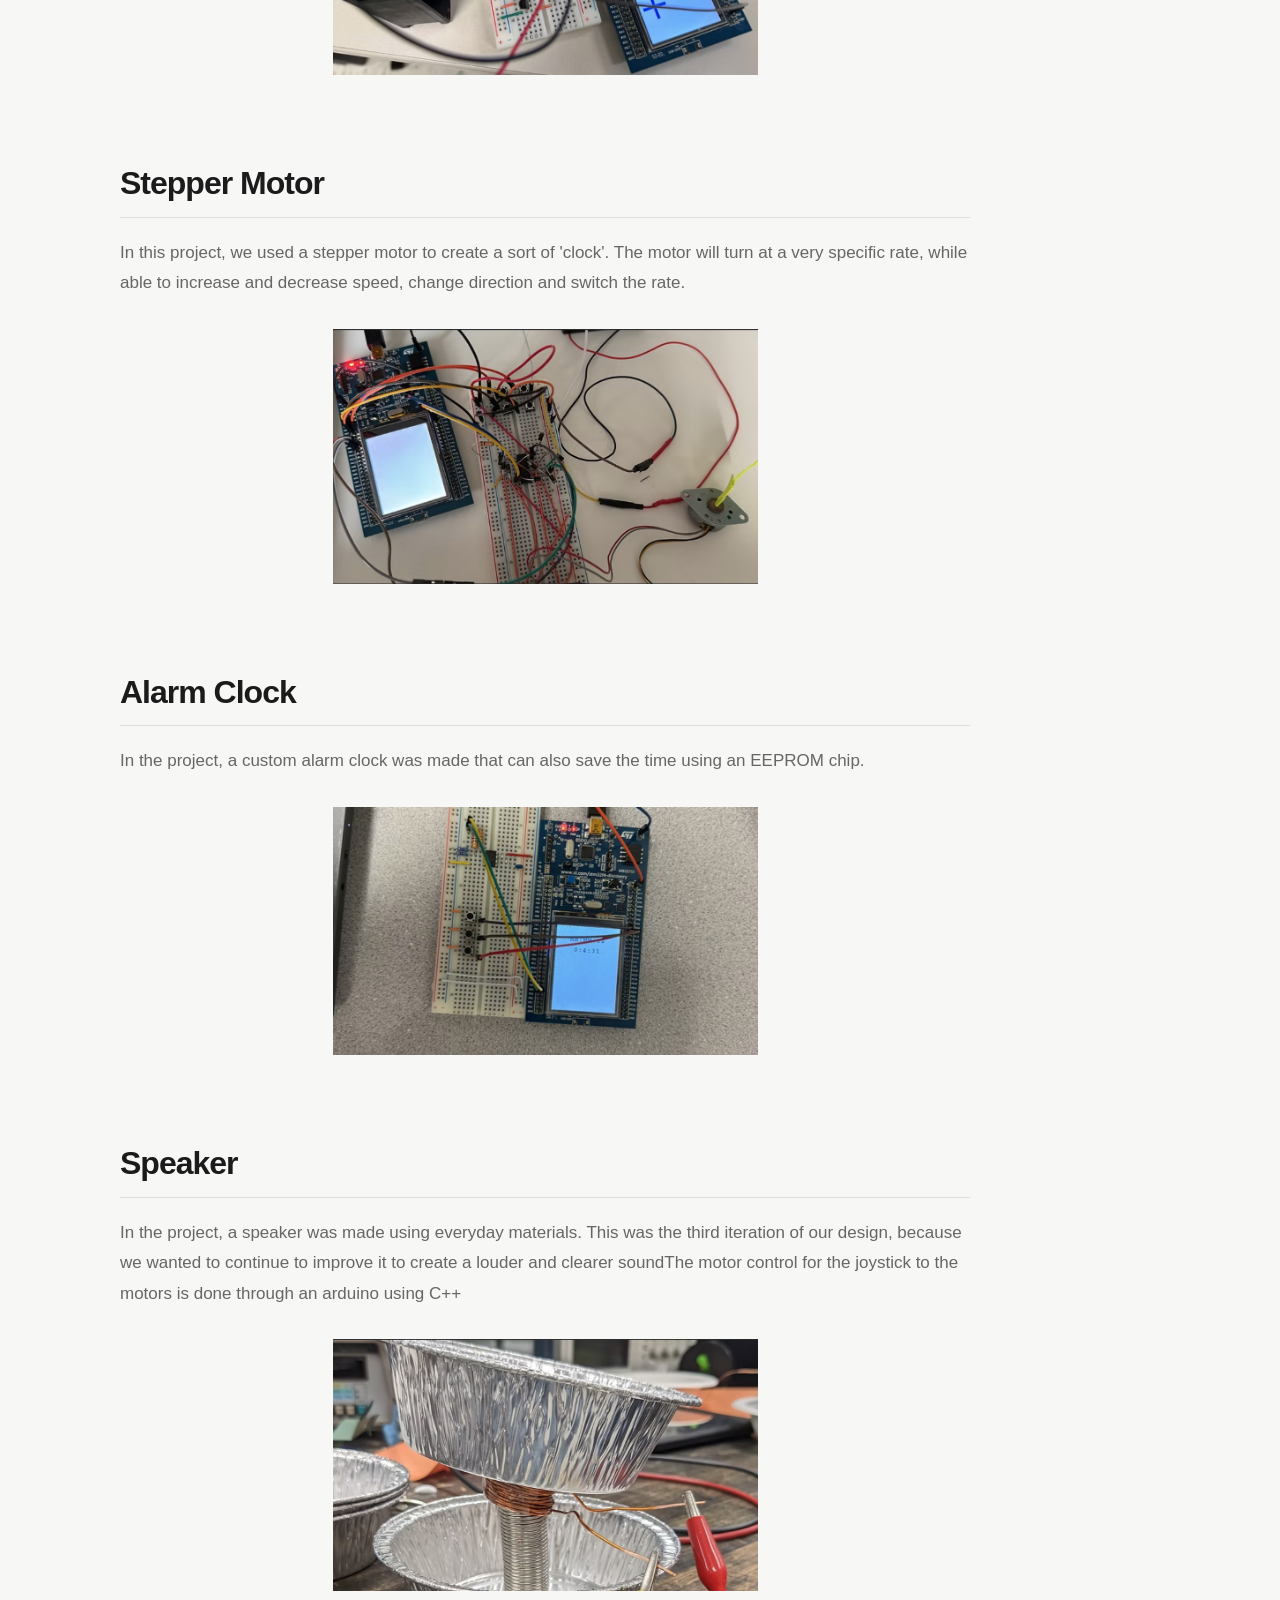
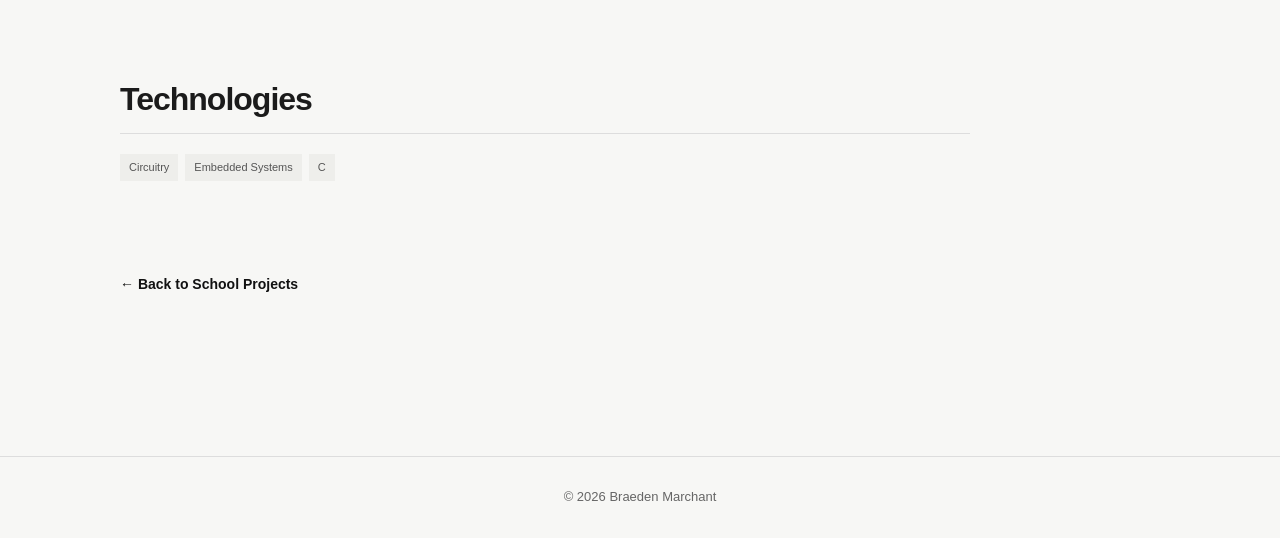
<file: Year2.html>
<!DOCTYPE html>
<html lang="en">

<head>
    <meta charset="UTF-8">
    <meta name="viewport" content="width=device-width, initial-scale=1.0">

    <title>Year 2 | Braeden Marchant</title>

    <link rel="stylesheet" href="css/style.css">
</head>

<body>

    <!-- Navigation -->
    <nav class="navbar">

        <div class="nav-container">

            <a href="index.html" class="logo">BM</a>

            <div class="nav-links">
                <a href="school-projects.html">School Projects</a>
                <a href="personal-projects.html">Personal Projects</a>
                <a href="work.html">Work Experience</a>
                <a href="contact.html">Contact</a>
            </div>

        </div>

    </nav>


    <main class="page project-detail">

        <!-- Project Header -->
        <section class="page-header">

            <p class="eyebrow">
                Analog/Digital Circuitry, Programming in C, Embedded Systems
            </p>

            <h1>Year 2</h1>

            <p>
                This year I learned about Statics & Dynamics, Analog & Digital Circuitry,
                Programming in C, Embedded Systems, Data Structures & Algorithms,
                Electricity & Magnetism & Mechanical Measurements
            </p>

        </section>


        <!-- Main Image -->
        <section class="project-hero-image">

            <img src="images/year2/snake_game.png" alt="Snake Game Image">

        </section>





        <!-- Snake Game -->
        <section class="project-detail-section">

            <h2>Snake Game</h2>

            <p>
                This project allowed us to create anything we wanted using the STM32
                and an assortment of electrical components. I chose to create the
                snake game. This involved using the built in LCD display to create
                a dynamicly updating screen with the onboard clock. The game is controlled
                with 4 external push buttons and the onboard select button.
            </p>

            <div class="youtube-video">

                <iframe
                    src="https://www.youtube.com/embed/drvib0-r4yw"
                    title="Snake Game Project Video"
                    frameborder="0"
                    allow="accelerometer; autoplay; clipboard-write; encrypted-media; gyroscope; picture-in-picture; web-share"
                    allowfullscreen>
                </iframe>

            </div>

        </section>


        <!-- Logic Gate Circuit -->
        <section class="project-detail-section">

            <h2>Logic Gate Circuit</h2>

            <p>
                The final project for my circuitry class was to create a digital circuit using logic gates and JK flipflops that displays my student number on a 7-segment display.I used k-maps and truth tables to find boolean expressions that I used to create a simulation of my circuit in Multisim, which I then created on a breadboard.
            </p>

            <div class="project-detail-images">

                <img src="images/year2/Logic_gate_circuit.png" alt="circuit">

            </div>

        </section>

        <!-- Minesweeper -->
        <section class="project-detail-section">

            <h2>Minesweeper</h2>

            <p>
                My first project in C was to create the classic game of Minesweeper
            </p>

            <div class="project-detail-images">

                <img src="images/year2/minesweeper.png" alt="minesweeper">

            </div>

        </section>


        <!-- Temp Sensing -->
        <section class="project-detail-section">

            <h2>Temperature Sensing Cooler</h2>

            <p>
                In this project, there is a temperature sensor that reads the temperature of the room in real time. Once the system heats up enough and the threshold temp is reached, a fan will turn on to cool the system.
            </p>

            <div class="project-detail-images">

                <img src="images/year2/temp_sensing.png" alt="temp_sensor">

            </div>

        </section>


        <!-- Stepper Motor -->
        <section class="project-detail-section">

            <h2>Stepper Motor</h2>

            <p>
                In this project, we used a stepper motor to create a sort of 'clock'. The motor will turn at a very specific rate, while able to increase and decrease speed, change direction and switch the rate.
            </p>

            <div class="project-detail-images">

                <img src="images/year2/stepper_motor.png" alt="stepper_motor">

            </div>

        </section>


        <!-- Alarm Clock -->
        <section class="project-detail-section">

            <h2>Alarm Clock</h2>

            <p>
                In the project, a custom alarm clock was made that can also save the time using an EEPROM chip.            
            </p>

            <div class="project-detail-images">

                <img src="images/year2/alarm_clock.png" alt="clock">

            </div>

        </section>



        <!-- Speaker -->
        <section class="project-detail-section">

            <h2>Speaker</h2>

            <p>
                In the project, a speaker was made using everyday materials. This was the third iteration of our design, because we wanted to continue to improve it to create a louder and clearer soundThe motor control for the joystick to the motors is done through an arduino using C++
            </p>

            <div class="project-detail-images">

                <img src="images/year2/speaker.png" alt="speaker">

            </div>

        </section>


        <!-- Technologies -->
        <section class="project-detail-section">

            <h2>Technologies</h2>

            <div class="tags">

                <span>Circuitry</span>
                <span>Embedded Systems</span>
                <span>C</span>

            </div>

        </section>


        <!-- Back -->
        <a href="school-projects.html" class="back-link">
            ← Back to School Projects
        </a>

    </main>


    <footer>
        <p>© 2026 Braeden Marchant</p>
    </footer>

</body>
</html>
</file>
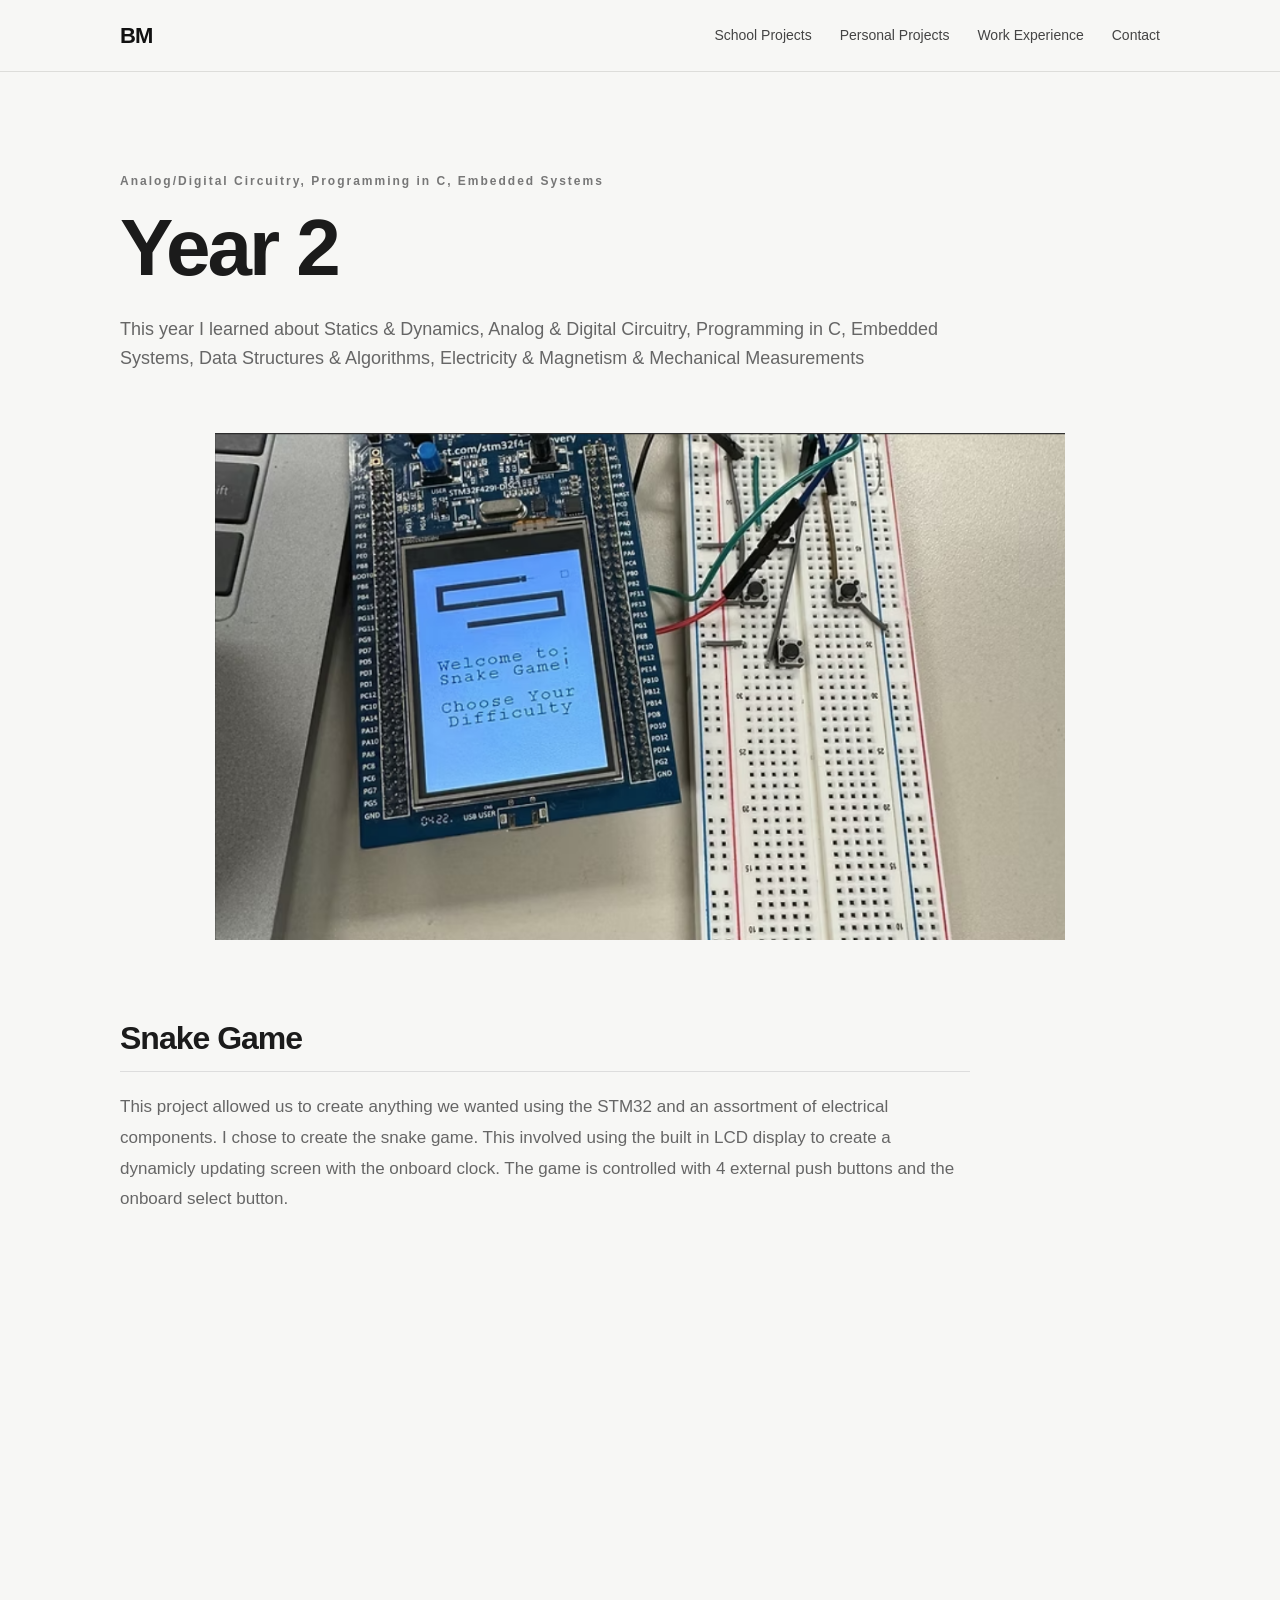
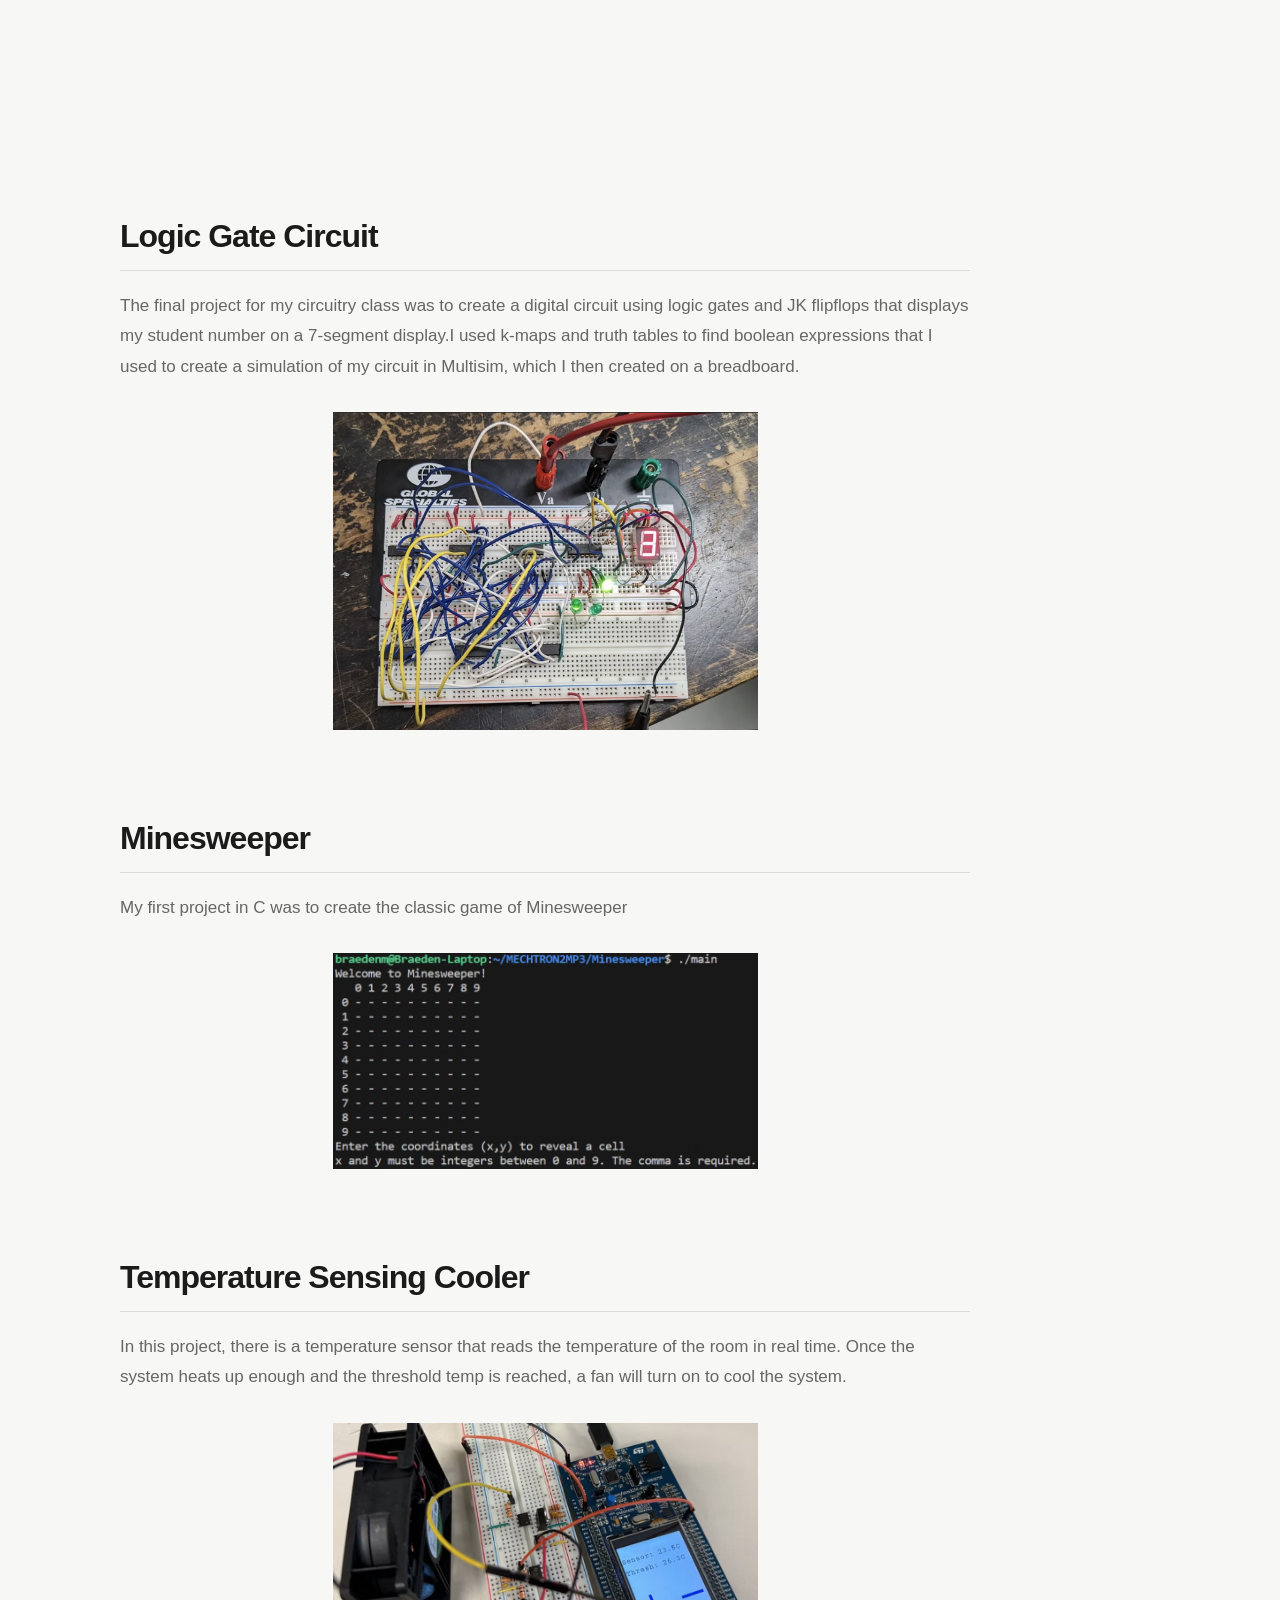
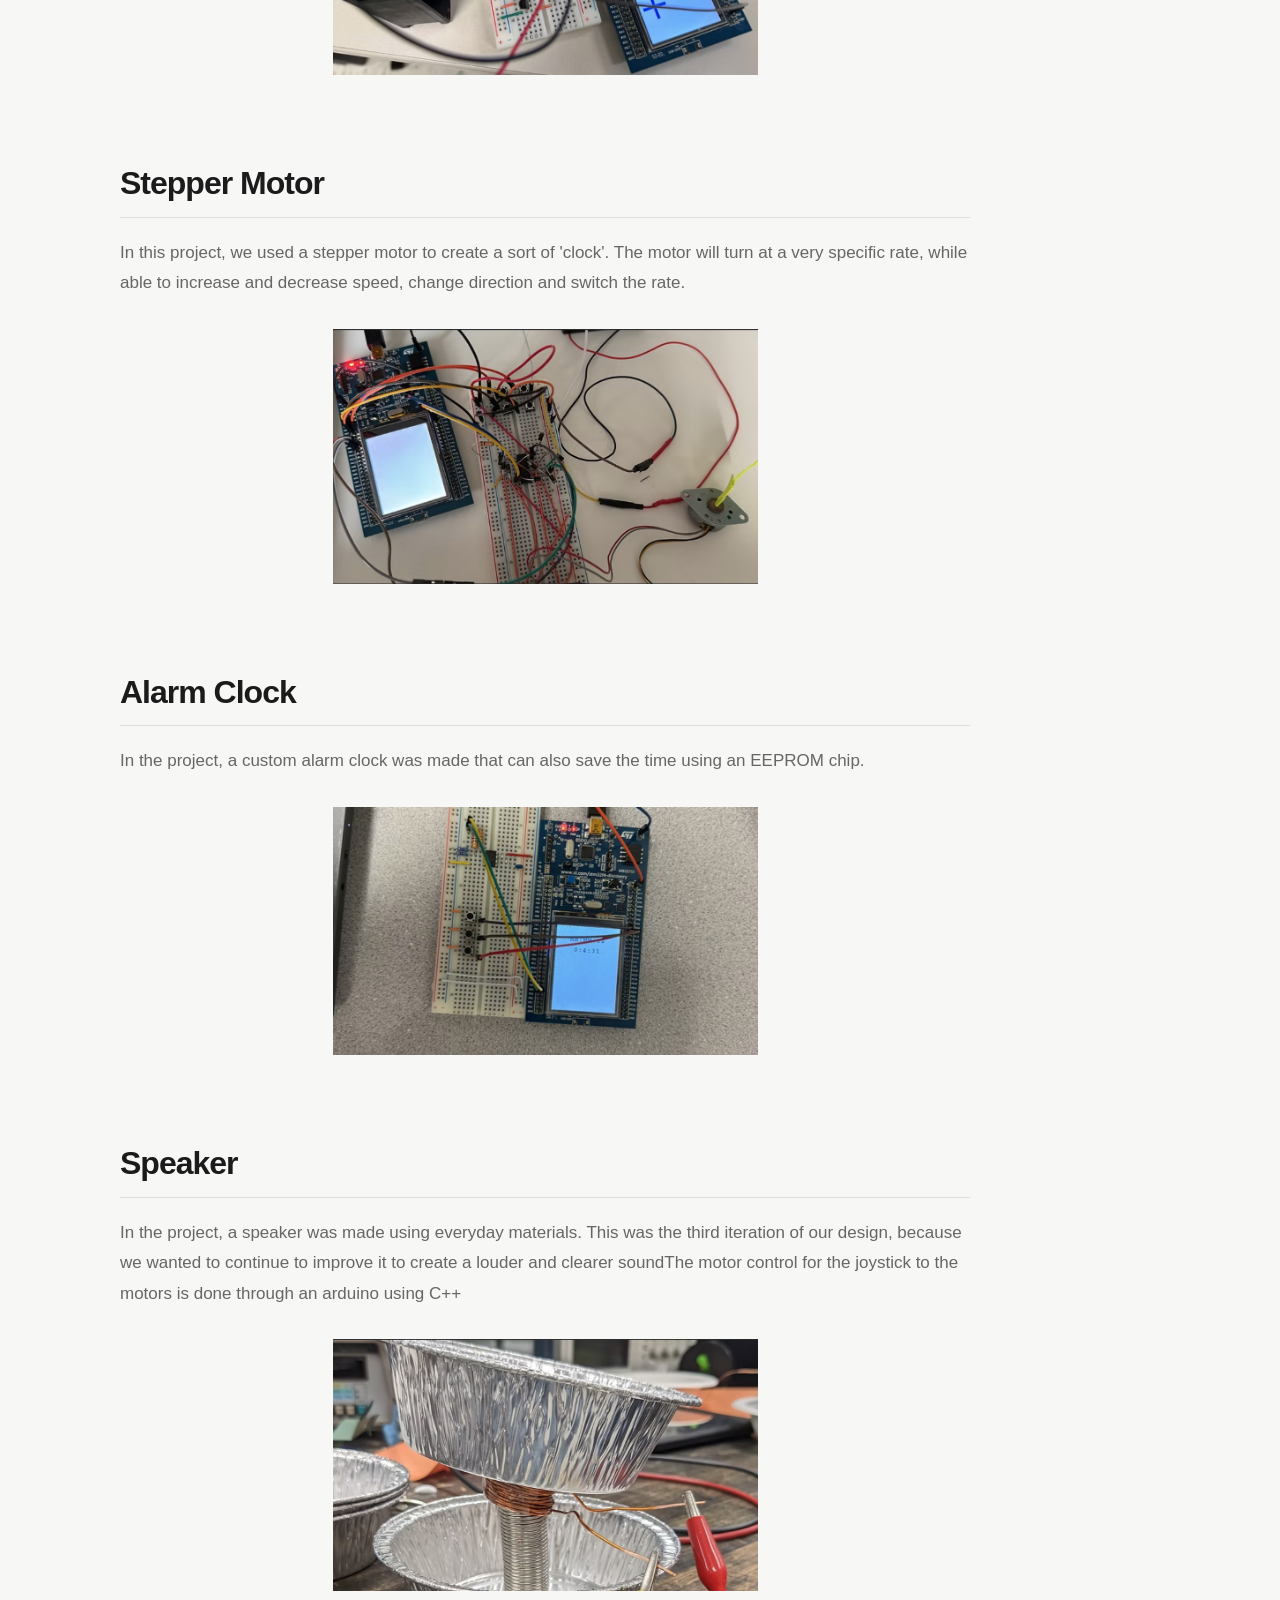
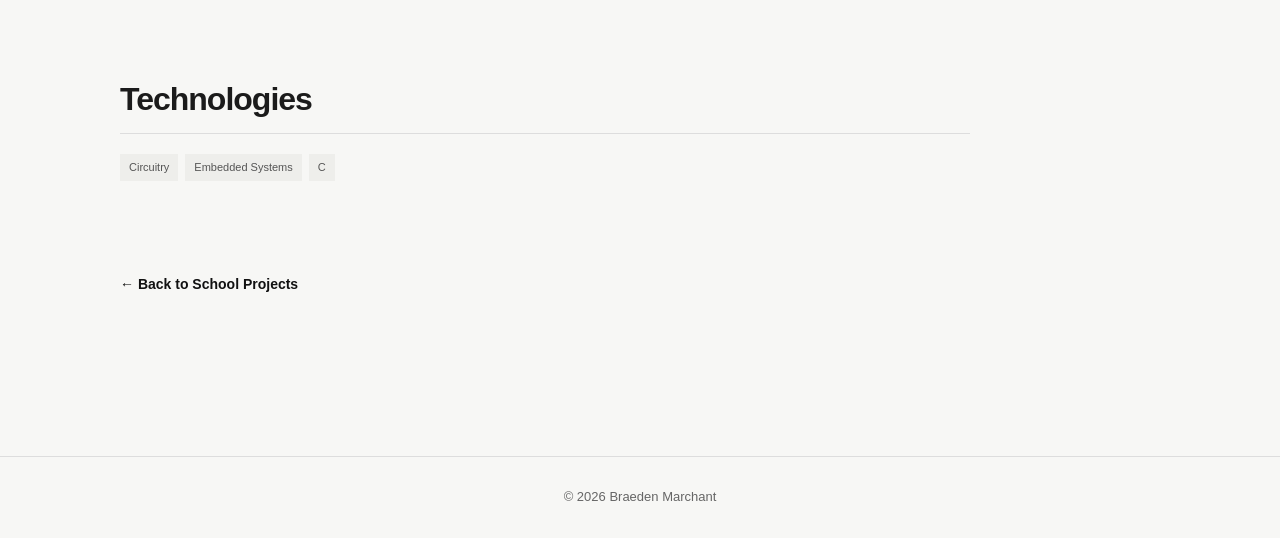
<file: year2.html>
<!DOCTYPE html>
<html lang="en">

<head>
    <meta charset="UTF-8">
    <meta name="viewport" content="width=device-width, initial-scale=1.0">

    <title>Year 2 | Braeden Marchant</title>

    <link rel="stylesheet" href="css/style.css">
</head>

<body>

    <!-- Navigation -->
    <nav class="navbar">

        <div class="nav-container">

            <a href="index.html" class="logo">BM</a>

            <div class="nav-links">
                <a href="school-projects.html">School Projects</a>
                <a href="personal-projects.html">Personal Projects</a>
                <a href="work.html">Work Experience</a>
                <a href="contact.html">Contact</a>
            </div>

        </div>

    </nav>


    <main class="page project-detail">

        <!-- Project Header -->
        <section class="page-header">

            <p class="eyebrow">
                Analog/Digital Circuitry, Programming in C, Embedded Systems
            </p>

            <h1>Year 2</h1>

            <p>
                This year I learned about Statics & Dynamics, Analog & Digital Circuitry,
                Programming in C, Embedded Systems, Data Structures & Algorithms,
                Electricity & Magnetism & Mechanical Measurements
            </p>

        </section>


        <!-- Main Image -->
        <section class="project-hero-image">

            <img src="images/year2/snake_game.png" alt="Snake Game Image">

        </section>





        <!-- Snake Game -->
        <section class="project-detail-section">

            <h2>Snake Game</h2>

            <p>
                This project allowed us to create anything we wanted using the STM32
                and an assortment of electrical components. I chose to create the
                snake game. This involved using the built in LCD display to create
                a dynamicly updating screen with the onboard clock. The game is controlled
                with 4 external push buttons and the onboard select button.
            </p>

            <div class="youtube-video">

                <iframe
                    src="https://www.youtube.com/embed/drvib0-r4yw"
                    title="Snake Game Project Video"
                    frameborder="0"
                    allow="accelerometer; autoplay; clipboard-write; encrypted-media; gyroscope; picture-in-picture; web-share"
                    allowfullscreen>
                </iframe>

            </div>

        </section>


        <!-- Logic Gate Circuit -->
        <section class="project-detail-section">

            <h2>Logic Gate Circuit</h2>

            <p>
                The final project for my circuitry class was to create a digital circuit using logic gates and JK flipflops that displays my student number on a 7-segment display.I used k-maps and truth tables to find boolean expressions that I used to create a simulation of my circuit in Multisim, which I then created on a breadboard.
            </p>

            <div class="project-detail-images">

                <img src="images/year2/Logic_gate_circuit.png" alt="circuit">

            </div>

        </section>

        <!-- Minesweeper -->
        <section class="project-detail-section">

            <h2>Minesweeper</h2>

            <p>
                My first project in C was to create the classic game of Minesweeper
            </p>

            <div class="project-detail-images">

                <img src="images/year2/minesweeper.png" alt="minesweeper">

            </div>

        </section>


        <!-- Temp Sensing -->
        <section class="project-detail-section">

            <h2>Temperature Sensing Cooler</h2>

            <p>
                In this project, there is a temperature sensor that reads the temperature of the room in real time. Once the system heats up enough and the threshold temp is reached, a fan will turn on to cool the system.
            </p>

            <div class="project-detail-images">

                <img src="images/year2/temp_sensing.png" alt="temp_sensor">

            </div>

        </section>


        <!-- Stepper Motor -->
        <section class="project-detail-section">

            <h2>Stepper Motor</h2>

            <p>
                In this project, we used a stepper motor to create a sort of 'clock'. The motor will turn at a very specific rate, while able to increase and decrease speed, change direction and switch the rate.
            </p>

            <div class="project-detail-images">

                <img src="images/year2/stepper_motor.png" alt="stepper_motor">

            </div>

        </section>


        <!-- Alarm Clock -->
        <section class="project-detail-section">

            <h2>Alarm Clock</h2>

            <p>
                In the project, a custom alarm clock was made that can also save the time using an EEPROM chip.            
            </p>

            <div class="project-detail-images">

                <img src="images/year2/alarm_clock.png" alt="clock">

            </div>

        </section>



        <!-- Speaker -->
        <section class="project-detail-section">

            <h2>Speaker</h2>

            <p>
                In the project, a speaker was made using everyday materials. This was the third iteration of our design, because we wanted to continue to improve it to create a louder and clearer soundThe motor control for the joystick to the motors is done through an arduino using C++
            </p>

            <div class="project-detail-images">

                <img src="images/year2/speaker.png" alt="speaker">

            </div>

        </section>


        <!-- Technologies -->
        <section class="project-detail-section">

            <h2>Technologies</h2>

            <div class="tags">

                <span>Circuitry</span>
                <span>Embedded Systems</span>
                <span>C</span>

            </div>

        </section>


        <!-- Back -->
        <a href="school-projects.html" class="back-link">
            ← Back to School Projects
        </a>

    </main>


    <footer>
        <p>© 2026 Braeden Marchant</p>
    </footer>

</body>
</html>
</file>
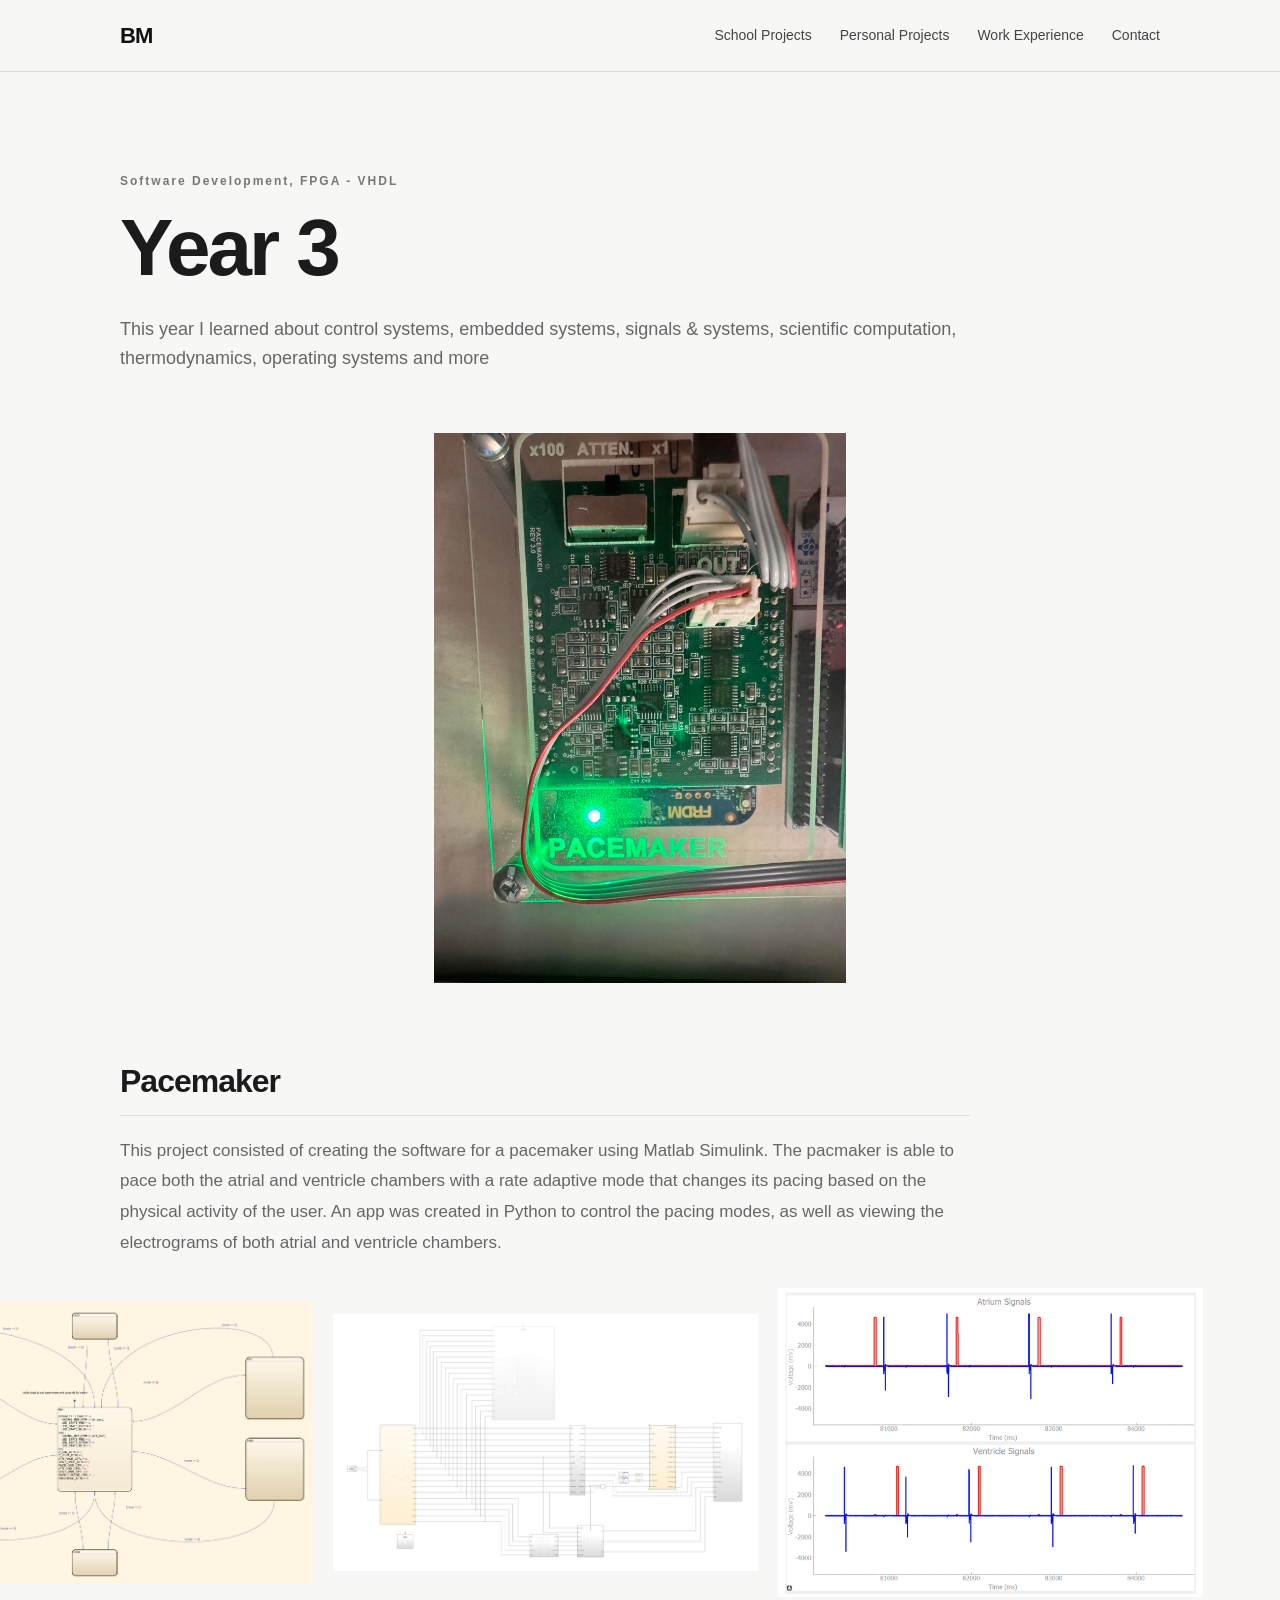
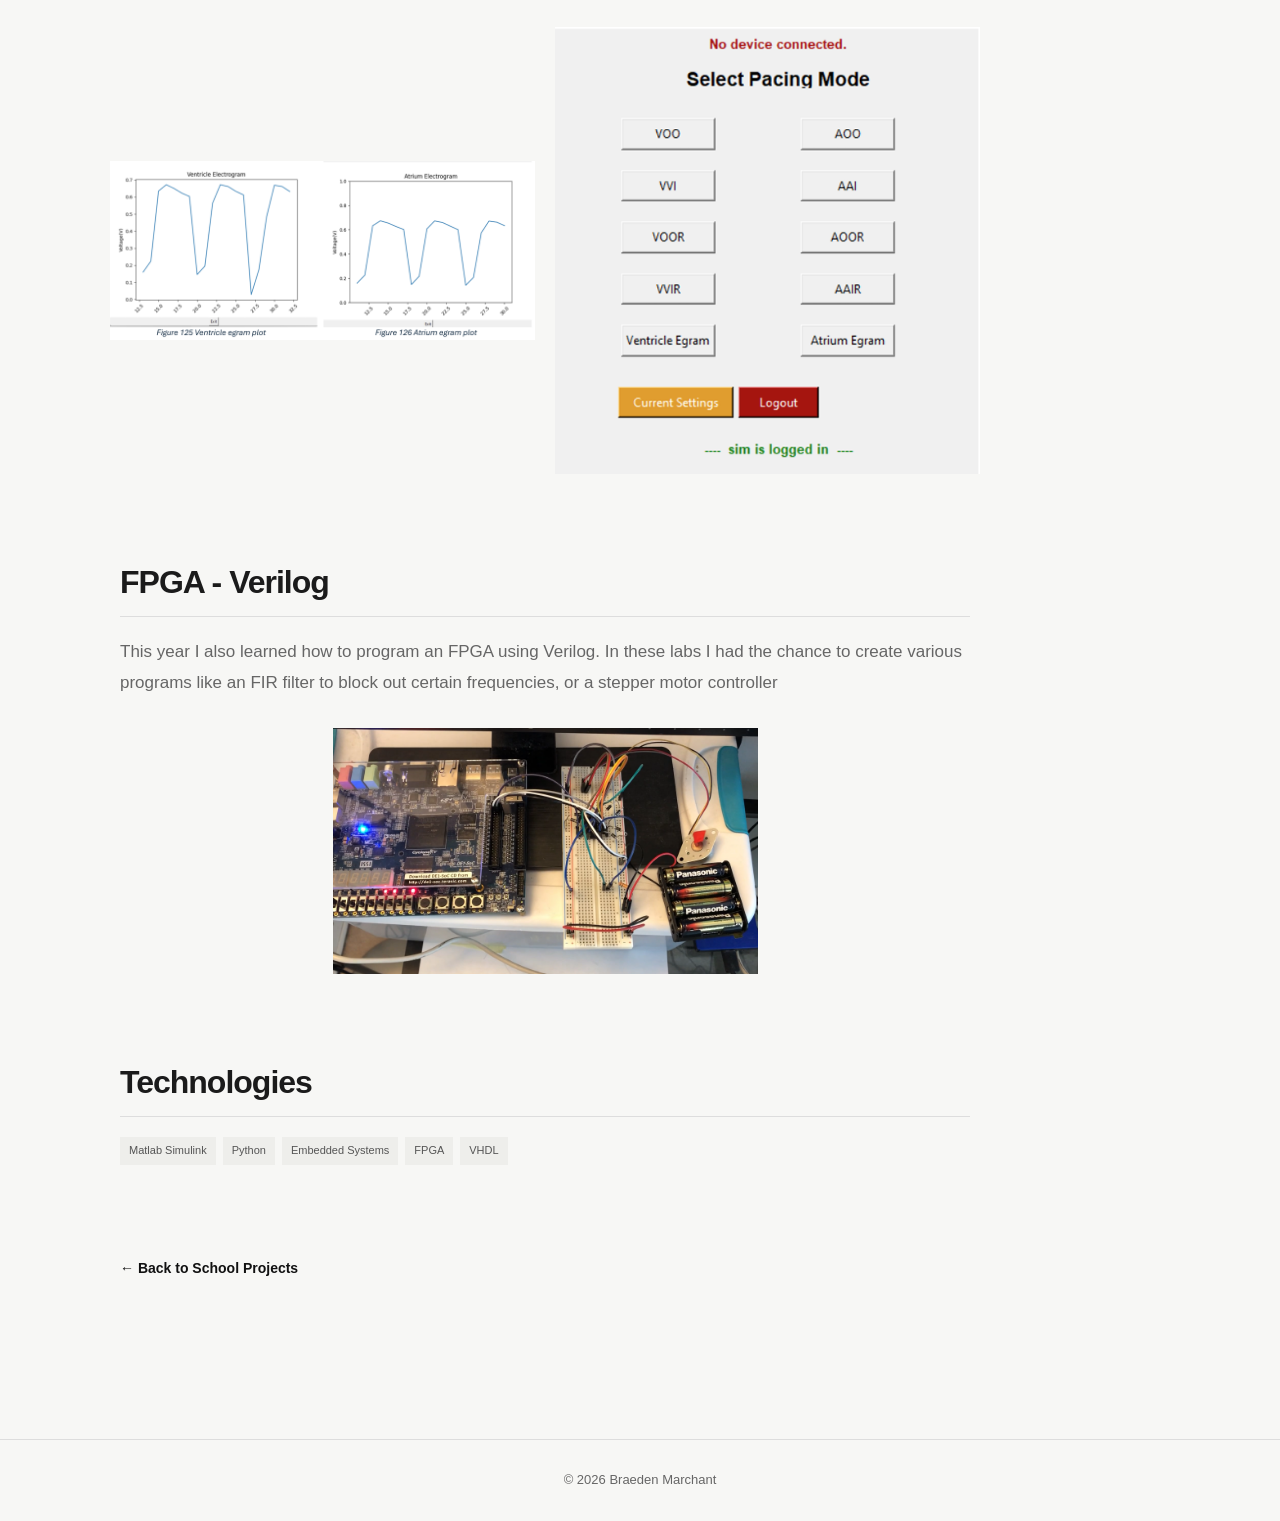
<file: year3.html>
<!DOCTYPE html>
<html lang="en">

<head>
    <meta charset="UTF-8">
    <meta name="viewport" content="width=device-width, initial-scale=1.0">

    <title>Year 3 | Braeden Marchant</title>

    <link rel="stylesheet" href="css/style.css">
</head>

<body>

    <!-- Navigation -->
    <nav class="navbar">

        <div class="nav-container">

            <a href="index.html" class="logo">BM</a>

            <div class="nav-links">
                <a href="school-projects.html">School Projects</a>
                <a href="personal-projects.html">Personal Projects</a>
                <a href="work.html">Work Experience</a>
                <a href="contact.html">Contact</a>
            </div>

        </div>

    </nav>


    <main class="page project-detail">

        <!-- Project Header -->
        <section class="page-header">

            <p class="eyebrow">
                Software Development, FPGA - VHDL
            </p>

            <h1>Year 3</h1>

            <p>
                This year I learned about control systems, embedded systems, 
                signals & systems, scientific computation, thermodynamics, operating systems and more

            </p>

        </section>


        <!-- Main Image -->
        <section class="project-hero-image">

            <img src="images/year3/pacemaker.jpg" alt="Pacemaker">

        </section>





        <!-- Pacemaker Game -->
        <section class="project-detail-section">

            <h2>Pacemaker</h2>

            <p>
                This project consisted of creating the software for a pacemaker
                using Matlab Simulink. The pacmaker is able to pace
                both the atrial and ventricle chambers with a rate adaptive mode
                that changes its pacing based on the physical activity of the user.
                An app was created in Python to control the pacing modes, as well
                as viewing the electrograms of both atrial and ventricle chambers.
            </p>

            <div class="project-detail-images">

                <img src="images/year3/pm_main_logic.png" alt="pacmaker">
                <img src="images/year3/pacemaker_simulink.png" alt="pacmaker">
                <img src="images/year3/rate_adapt.png" alt="pacmaker">

            </div>

            <div class="project-detail-images">

                <img src="images/year3/egram.png" alt="pacmaker">
                <img src="images/year3/pm_app1.png" alt="pacmaker">

            </div>


        </section>


        <!-- FPGA -->
        <section class="project-detail-section">

            <h2>FPGA - Verilog</h2>

            <p>
                This year I also learned how to program an FPGA using Verilog.
                In these labs I had the chance to create various programs like
                an FIR filter to block out certain frequencies, or a stepper 
                motor controller
            </p>

            <div class="project-detail-images">

                <img src="images/year3/stepper_motor.png" alt="circuit">

            </div>

        </section>


        <!-- Technologies -->
        <section class="project-detail-section">

            <h2>Technologies</h2>

            <div class="tags">

                <span>Matlab Simulink</span>
                <span>Python</span>
                <span>Embedded Systems</span>
                <span>FPGA</span>
                <span>VHDL</span>

            </div>

        </section>


        <!-- Back -->
        <a href="school-projects.html" class="back-link">
            ← Back to School Projects
        </a>

    </main>


    <footer>
        <p>© 2026 Braeden Marchant</p>
    </footer>

</body>
</html>
</file>
<file: css/style.css>
/* =========================
   RESET
========================= */

* {
    margin: 0;
    padding: 0;
    box-sizing: border-box;
}

html {
    scroll-behavior: smooth;
}

body {
    font-family: Arial, Helvetica, sans-serif;

    background: #f7f7f5;
    color: #1b1b1b;

    line-height: 1.6;
}


/* =========================
   NAVIGATION
========================= */

.navbar {
    width: 100%;

    background: rgba(247, 247, 245, 0.95);

    border-bottom: 1px solid #ddddda;

    position: sticky;
    top: 0;

    z-index: 100;
}

.nav-container {
    max-width: 1100px;

    margin: auto;

    padding: 18px 30px;

    display: flex;

    justify-content: space-between;
    align-items: center;
}

.logo {
    font-size: 22px;

    font-weight: 800;

    color: #111;

    text-decoration: none;

    letter-spacing: -1px;
}

.nav-links {
    display: flex;

    gap: 28px;
}

.nav-links a {
    color: #444;

    text-decoration: none;

    font-size: 14px;

    transition: 0.2s;
}

.nav-links a:hover {
    color: #000;
}


/* =========================
   GENERAL
========================= */

main {
    min-height: 80vh;
}

.section,
.page {
    max-width: 1100px;

    margin: auto;

    padding: 100px 30px;
}

.eyebrow {
    font-size: 12px;

    font-weight: 700;

    letter-spacing: 2px;

    color: #777;

    margin-bottom: 15px;
}

h1 {
    font-size: clamp(45px, 7vw, 80px);

    line-height: 1.05;

    letter-spacing: -3px;
}

h2 {
    font-size: 36px;

    line-height: 1.15;

    letter-spacing: -1px;
}

h3 {
    font-size: 23px;
}

p {
    color: #666;
}


/* =========================
   HERO
========================= */

.hero {
    max-width: 1100px;

    margin: auto;

    min-height: auto;

    padding: 80px 30px 60px;

    display: flex;

    align-items: center;
}

.hero-content {
    max-width: 800px;
}

.hero h1 span {
    color: #555;
}

.hero-description {
    font-size: 21px;

    max-width: 650px;

    margin-top: 25px;

    color: #555;
}

.hero-buttons {
    display: flex;

    gap: 12px;

    margin-top: 35px;
}

.hero-image {
    flex: 0 0 400px;
}

.hero-image img {
    width: 100%;
    aspect-ratio: 1 / 1;
    object-fit: cover;
    border-radius: 20px;
}


/* =========================
   BUTTONS
========================= */

.button {
    display: inline-block;

    padding: 13px 22px;

    background: #111;

    color: white;

    text-decoration: none;

    font-size: 14px;

    border: 1px solid #111;

    transition: 0.2s;
}

.button:hover {
    background: #333;
}

.button-outline {
    background: transparent;

    color: #111;
}

.button-outline:hover {
    background: #111;

    color: white;
}


/* =========================
   SECTION HEADERS
========================= */

.section-heading {
    max-width: 700px;

    margin-bottom: 50px;
}

.section-heading p:last-child {
    margin-top: 15px;
}


/* =========================
   CARDS
========================= */

.card-grid {
    display: grid;

    grid-template-columns:
        repeat(2, 1fr);

    gap: 20px;
}

.card {
    padding: 35px;

    background: white;

    border: 1px solid #deded9;

    text-decoration: none;

    color: #111;

    transition: 0.2s;
}

.card:hover {
    transform: translateY(-3px);

    border-color: #999;
}

.card-number {
    font-size: 13px;

    color: #999;

    margin-bottom: 30px;
}

.card p {
    margin-top: 10px;
}

.card-link {
    display: inline-block;

    margin-top: 25px;

    font-size: 14px;

    font-weight: 600;
}


/* =========================
   PAGE HEADER
========================= */

.page-header {
    max-width: 750px;

    margin-bottom: 80px;
}

.page-header > p:last-child {
    margin-top: 25px;

    font-size: 18px;
}


/* =========================
   SCHOOL PROJECTS
========================= */

.project-section {
    margin-bottom: 100px;
}

.project-section > h2 {
    margin-bottom: 30px;

    border-bottom: 1px solid #ddd;

    padding-bottom: 15px;
}


.project-list {
    display: flex;

    flex-direction: column;

    gap: 30px;

    /* display: block; */

    background: white;

    border: 1px solid #ddd;

    overflow: hidden;

    text-decoration: none;

    color: #111;

    transition: 0.2s;
}

.project-list:hover {
    transform: translateY(-5px);

    border-color: #999;
}

.project {
    display: grid;

    grid-template-columns: 40% 1fr;

    background: white;

    border: 1px solid #ddd;
}

.project-image {
    min-height: 280px;

    background: #e9e9e5;
}

.project-image img {
    width: 100%;

    height: 100%;

    object-fit: cover;
}

.project-content {
    padding: 35px;
}

.project-type {
    font-size: 11px;

    letter-spacing: 1.5px;

    font-weight: 700;

    color: #888;
}

.project-content h3 {
    margin: 8px 0 12px;
}


/* =========================
   PERSONAL PROJECTS
========================= */

.project-grid {
    display: grid;

    grid-template-columns:
        repeat(2, 1fr);

    gap: 25px;
}

.project-card {
    display: block;

    background: white;

    border: 1px solid #ddd;

    overflow: hidden;

    text-decoration: none;

    color: #111;

    transition: 0.2s;
}

.project-card:hover {
    transform: translateY(-5px);

    border-color: #999;
}

.project-card > img {
    width: 100%;

    height: 260px;

    object-fit: cover;

    display: block;
}

.project-card-content {
    padding: 30px;
}

.project-card h2 {
    font-size: 27px;

    margin: 7px 0 12px;
}



/* =========================
   PROJECT DETAIL
========================= */

.project-detail {
    max-width: 1100px;
}

.project-detail .page-header {
    max-width: 850px;
    margin-bottom: 60px;
}


/* Main Project Image */

.project-hero-image {
    width: 100%;
    margin-bottom: 80px;
}

.project-hero-image img {
    width: 100%;
    max-width: 850px;
    max-height: 550px;

    object-fit: contain;

    display: block;

    margin: 0 auto;
}


/* Detail Sections */

.project-detail-section {
    max-width: 850px;

    margin-bottom: 90px;
}

.project-detail-section h2 {
    font-size: 32px;

    margin-bottom: 20px;

    padding-bottom: 15px;

    border-bottom: 1px solid #ddd;
}

.project-detail-section p {
    font-size: 17px;

    line-height: 1.8;
}


/* Multiple Project Images */

.project-detail-images {
    display: flex;
    justify-content: center;
    align-items: center;
    gap: 20px;

    margin-top: 30px;
}

.project-detail-images img {
    width: 50%;
    max-width: 425px;
    height: auto;

    display: block;
    object-fit: contain;
}


/* Back Link */

.back-link {
    display: inline-block;

    margin-bottom: 60px;

    color: #111;

    text-decoration: none;

    font-size: 14px;

    font-weight: 600;
}

.back-link:hover {
    color: #666;
}


/* =========================
   YOUTUBE VIDEO
========================= */

.youtube-video {
    width: 100%;
    max-width: 950px;

    margin: 35px auto 0;

    aspect-ratio: 16 / 9;
}

.youtube-video iframe {
    width: 100%;
    height: 100%;

    border: none;
    display: block;
}


/* =========================
   TAGS
========================= */

.tags {
    display: flex;

    flex-wrap: wrap;

    gap: 7px;

    margin-top: 20px;
}

.tags span {
    font-size: 11px;

    padding: 5px 9px;

    background: #eeeeeb;

    color: #555;
}


/* =========================
   WORK EXPERIENCE
========================= */

.experience {
    display: flex;

    flex-direction: column;

    gap: 70px;
}

.experience-date {
    color: #888;

    font-size: 14px;
}

.experience-content h3 {
    color: #777;

    font-size: 17px;

    margin-top: 3px;
}

.experience-content p {
    margin-top: 20px;

    max-width: 700px;
}

.experience-content ul {
    margin: 20px 0 0 20px;

    color: #555;
}

.experience-item {
    display: grid;
    grid-template-columns: 220px minmax(0, 1fr);
    gap: 50px;

    border-top: 1px solid #ddd;
    padding-top: 30px;
}

.experience-sidebar {
    width: 220px;
    display: flex;
    flex-direction: column;
    gap: 25px;
}

.experience-date {
    color: #888;
    font-size: 14px;
}

.experience-image {
    width: 100%;
}

.experience-image img {
    width: 260px;
    height: 250px;
    object-fit: cover;
}


/* =========================
   CONTACT
========================= */

.contact-links {
    display: flex;

    flex-direction: column;

    max-width: 750px;
}

.contact-links a {
    display: flex;

    justify-content: space-between;

    align-items: center;

    padding: 25px 0;

    border-bottom: 1px solid #ddd;

    color: #111;

    text-decoration: none;
}

.contact-links a:hover {
    color: #555;
}

.contact-links span {
    color: #888;

    font-size: 13px;

    text-transform: uppercase;

    letter-spacing: 1px;
}


/* =========================
   FOOTER
========================= */

footer {
    border-top: 1px solid #ddd;

    padding: 30px;

    text-align: center;
}

footer p {
    font-size: 13px;
}


/* =========================
   FEATURED PROJECT CAROUSEL
========================= */

.featured-projects {
    max-width: 1200px;
    margin: 0 auto;
    padding: 40px 30px;
}

.featured-projects-header {
    margin-bottom: 35px;
}

.featured-projects-header h2 {
    margin-top: 5px;
}

/* Carousel container */

.carousel {
    position: relative;
    display: flex;
    align-items: center;
}


/* Scrollable project row */

.project-carousel {
    display: flex;
    gap: 20px;

    overflow-x: auto;
    scroll-behavior: smooth;

    padding: 10px 5px 20px;

    scrollbar-width: none;

    width: 100%;
}

.project-carousel::-webkit-scrollbar {
    display: none;
}


/* Individual project */

.carousel-project {
    flex: 0 0 350px;

    background: white;

    border: 1px solid #ddd;

    text-decoration: none;
    color: #111;

    overflow: hidden;

    transition: 0.2s;
}

.carousel-project:hover {
    transform: translateY(-4px);
    border-color: #999;
}


/* Project image */

.carousel-project img {
    width: 100%;
    height: 230px;

    object-fit: cover;

    display: block;
}


/* Project title */

.carousel-project-title {
    padding: 18px 20px;

    font-size: 16px;
    font-weight: 600;
}


/* Arrow buttons */

.carousel-button {
    position: absolute;

    z-index: 10;

    width: 45px;
    height: 45px;

    border-radius: 50%;

    border: 1px solid #ccc;

    background: white;

    color: #111;

    font-size: 22px;

    cursor: pointer;

    display: flex;
    align-items: center;
    justify-content: center;

    transition: 0.2s;

    box-shadow: 0 2px 8px rgba(0, 0, 0, 0.08);
}

.carousel-button:hover {
    background: #111;
    color: white;
}

.carousel-left {
    left: -22px;
}

.carousel-right {
    right: -22px;
}



/* =========================
   MOBILE
========================= */

@media (max-width: 700px) {

    .project-detail-images {
        grid-template-columns: 1fr;
    }

    .project-hero-image {
        margin-bottom: 60px;
    }

    .project-detail-section {
        margin-bottom: 60px;
    }

    .nav-container {
        padding: 15px 20px;
    }

    .nav-links {
        gap: 12px;
    }

    .nav-links a {
        font-size: 11px;
    }

    .section,
    .page {
        padding: 70px 20px;
    }

    .hero {
        padding: 80px 20px;

        min-height: 70vh;
    }

    h1 {
        font-size: 50px;
    }

    .hero-description {
        font-size: 18px;
    }

    .card-grid,
    .project-grid {
        grid-template-columns: 1fr;
    }

    .project {
        grid-template-columns: 1fr;
    }

    .project-image {
        min-height: 220px;
    }

    .contact-links a {
        align-items: flex-start;

        flex-direction: column;

        gap: 5px;
    }

}
</file>
